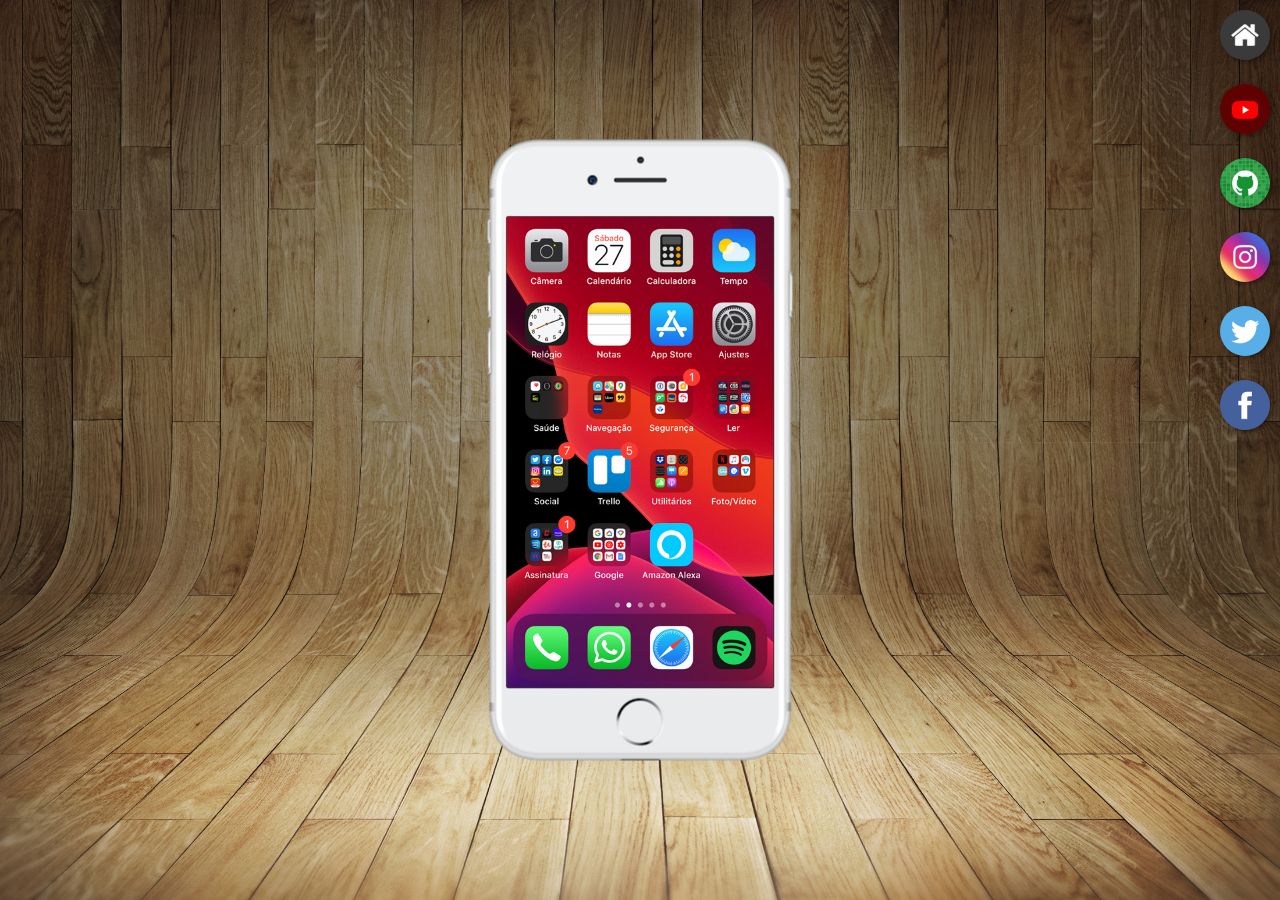
<file: index.html>
<!DOCTYPE html>
<html lang="en">
<head>
    <meta charset="UTF-8">
    <meta name="viewport" content="width=device-width, initial-scale=1.0">
    <link rel="shortcut icon" href="favicon.ico" type="image/x-icon">
    <link rel="stylesheet" href="estilos/style.css">
    <title>Porjeto Redes Sociais</title>
</head>
<body>
    <main>
        <section id="telefone">
            <iframe src="home.html" name="tela" id="tela" frameborder="0">
                Seu navegador nao e compativel com isso
            </iframe>
        </section>
        <section id="redes-sociais">
            <a href="home.html" target="tela"><img src="imagens/logo-home.jpg" alt="home"></a><br>
            <a href="youtube.html" target="tela"><img src="imagens/logo-youtube.jpg" alt="youtube"></a><br>
            <a href="github.html" target="tela"><img src="imagens/logo-github.jpg" alt="github"></a><br>
            <a href="instagram.html" target="tela"><img src="imagens/logo-instagram.jpg" alt="instagram"></a><br>
            <a href="twitter.html" target="tela"><img src="imagens/logo-twitter.jpg" alt="twitter"></a><br>
            <a href="facebook.html" target="tela"><img src="imagens/logo-facebook.jpg" alt="facebook"></a>
        </section>
    </main>
</body>
</html>
</file>
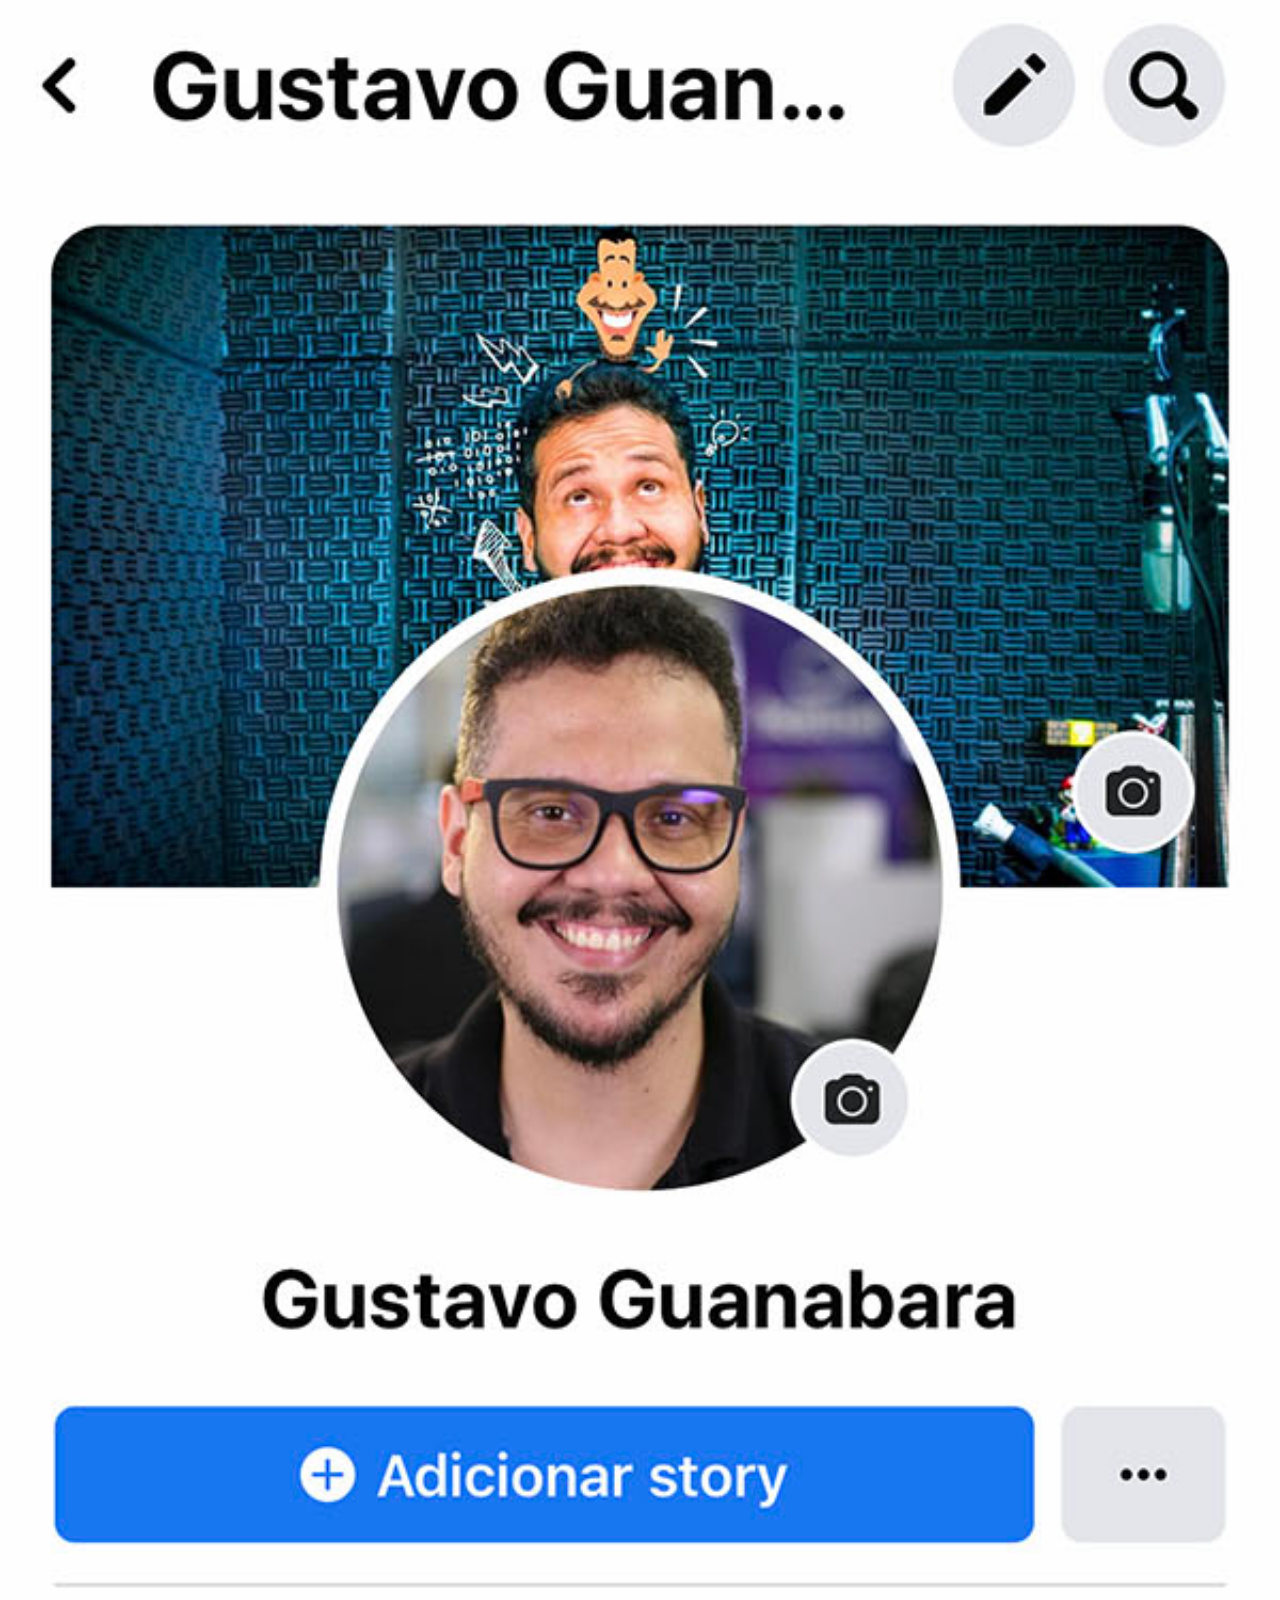
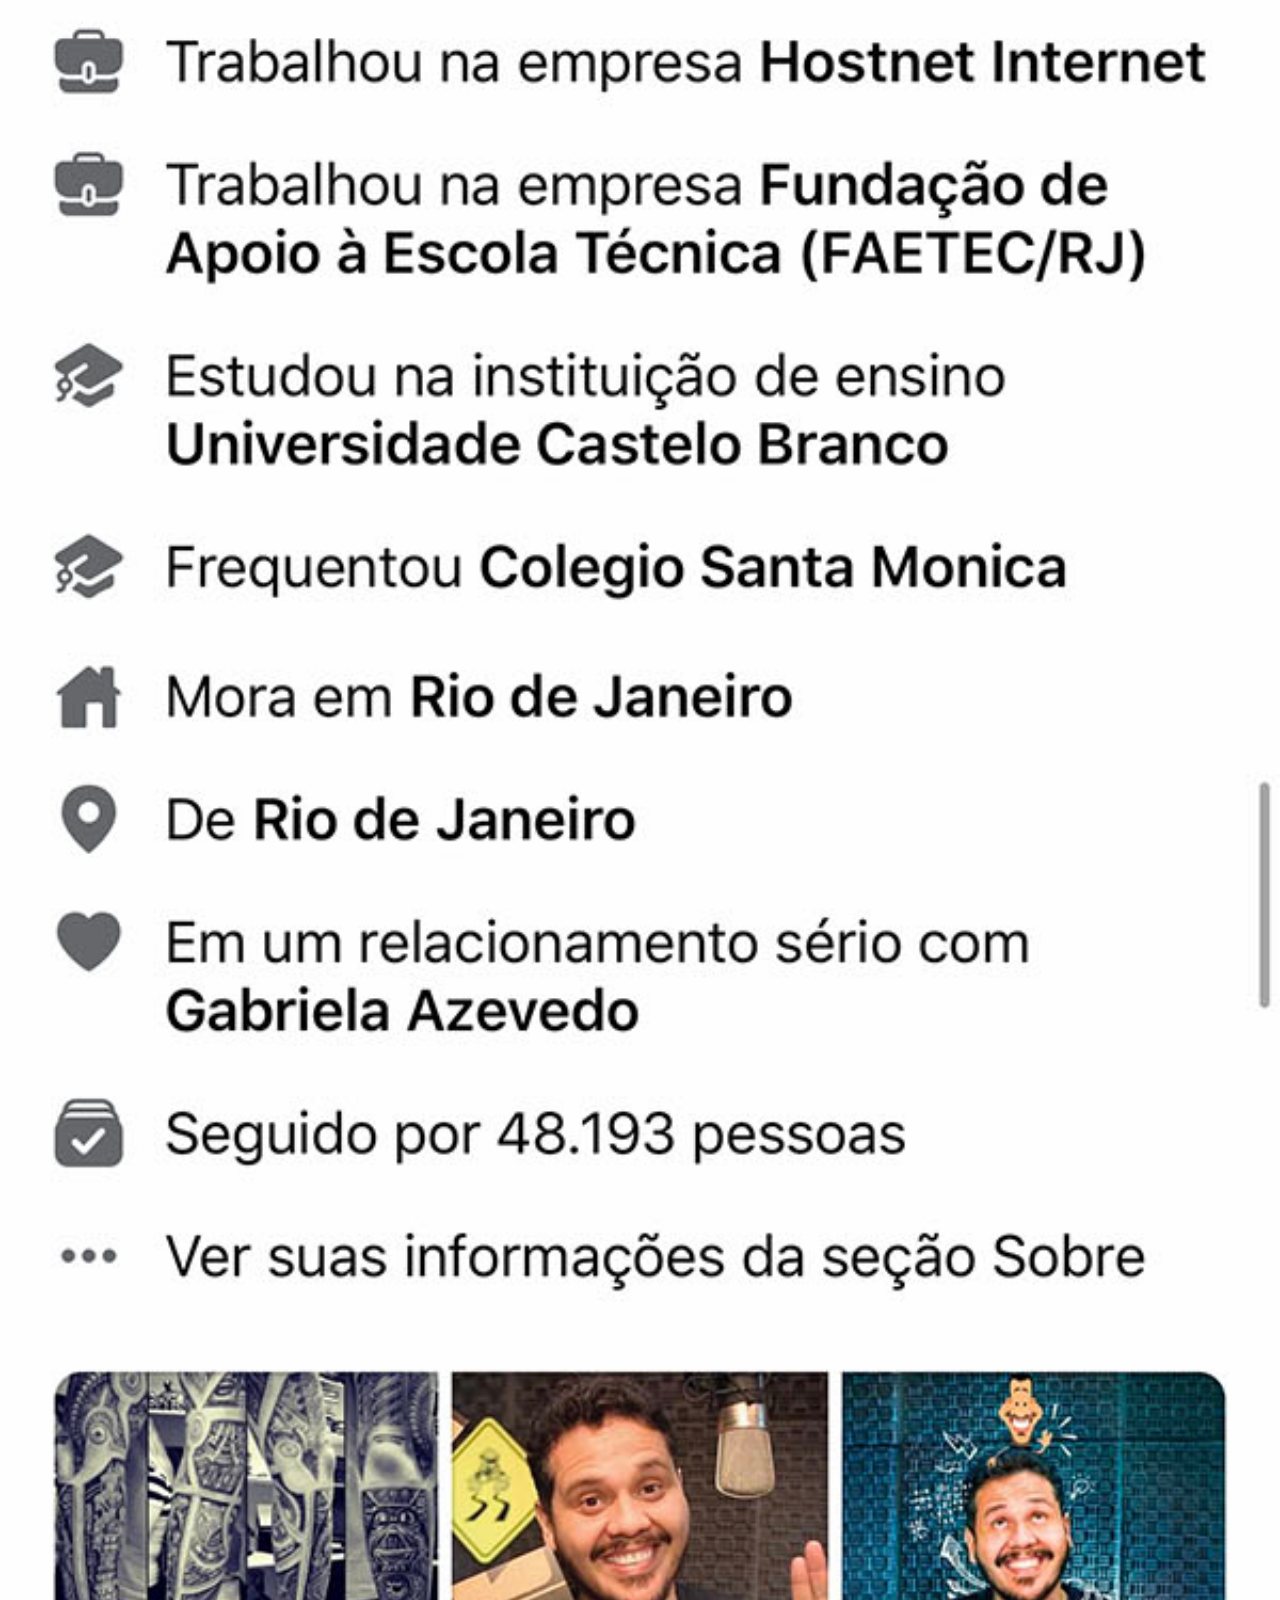
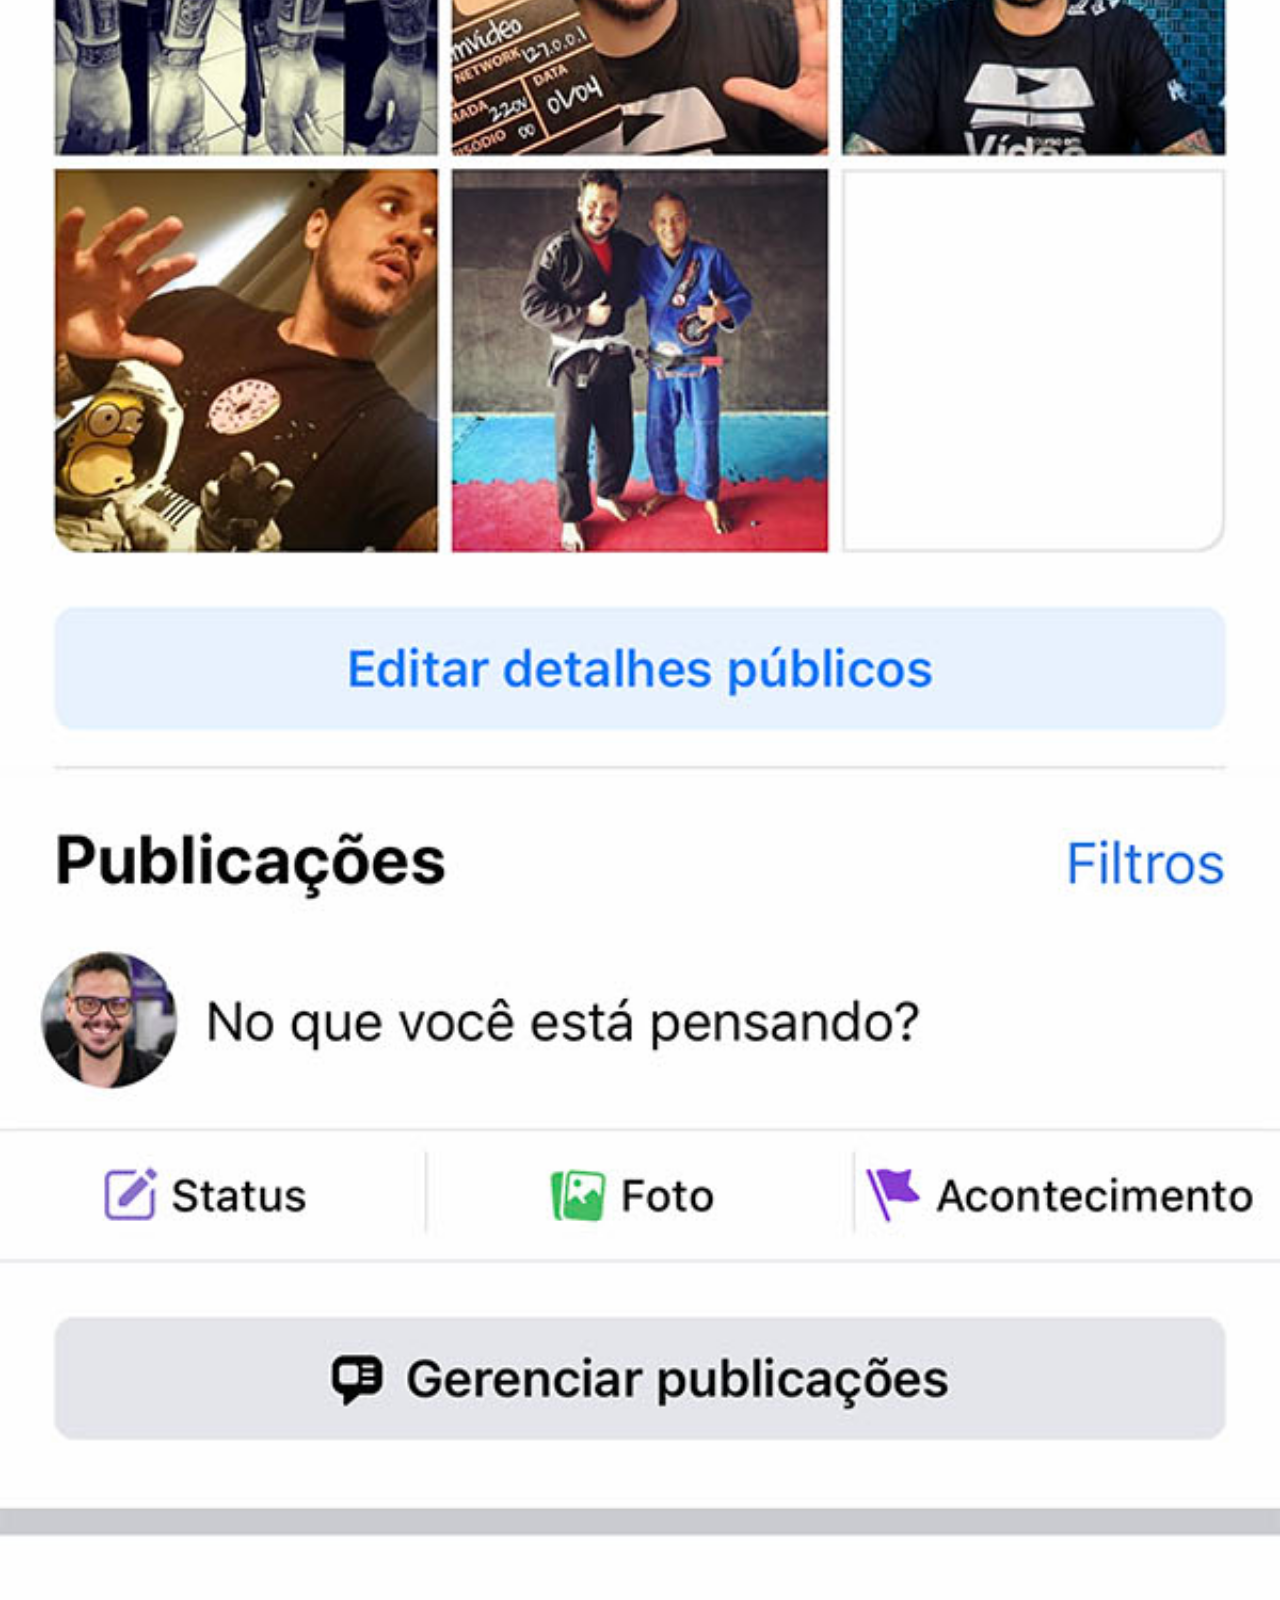
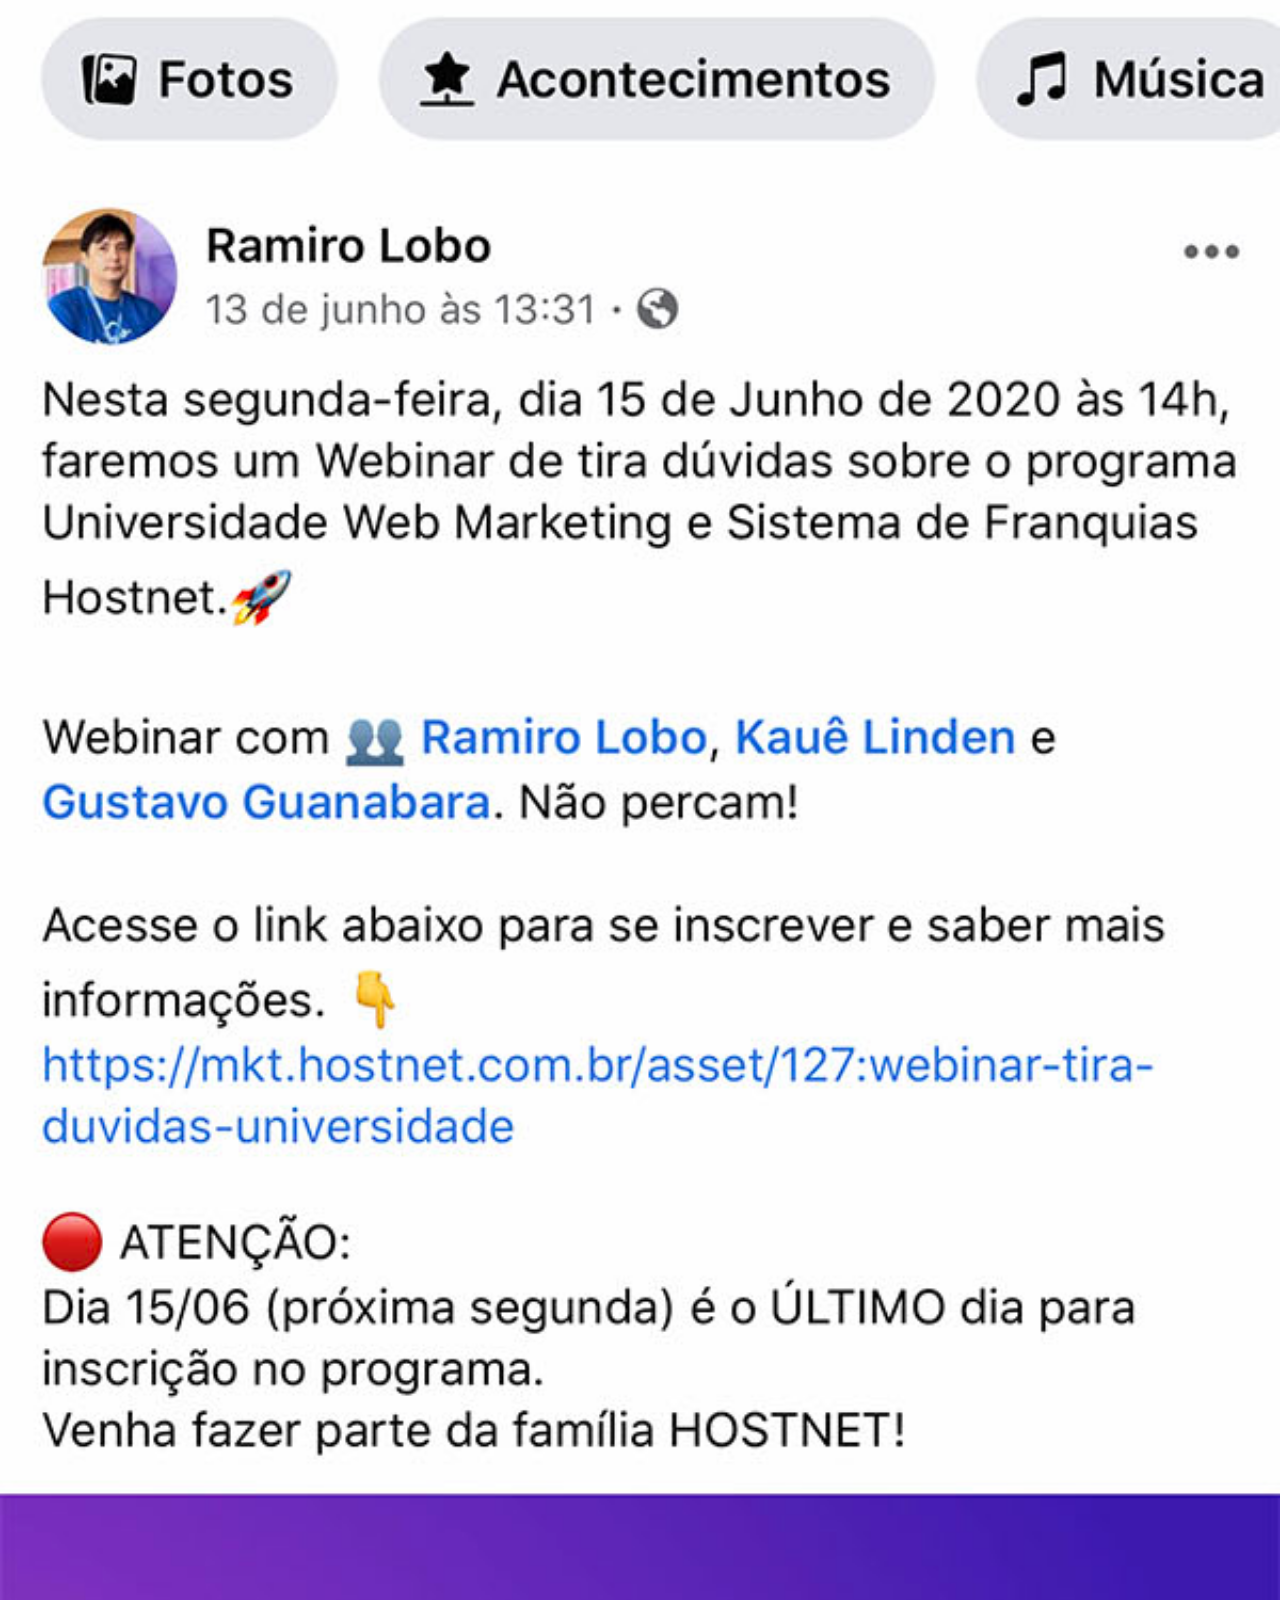
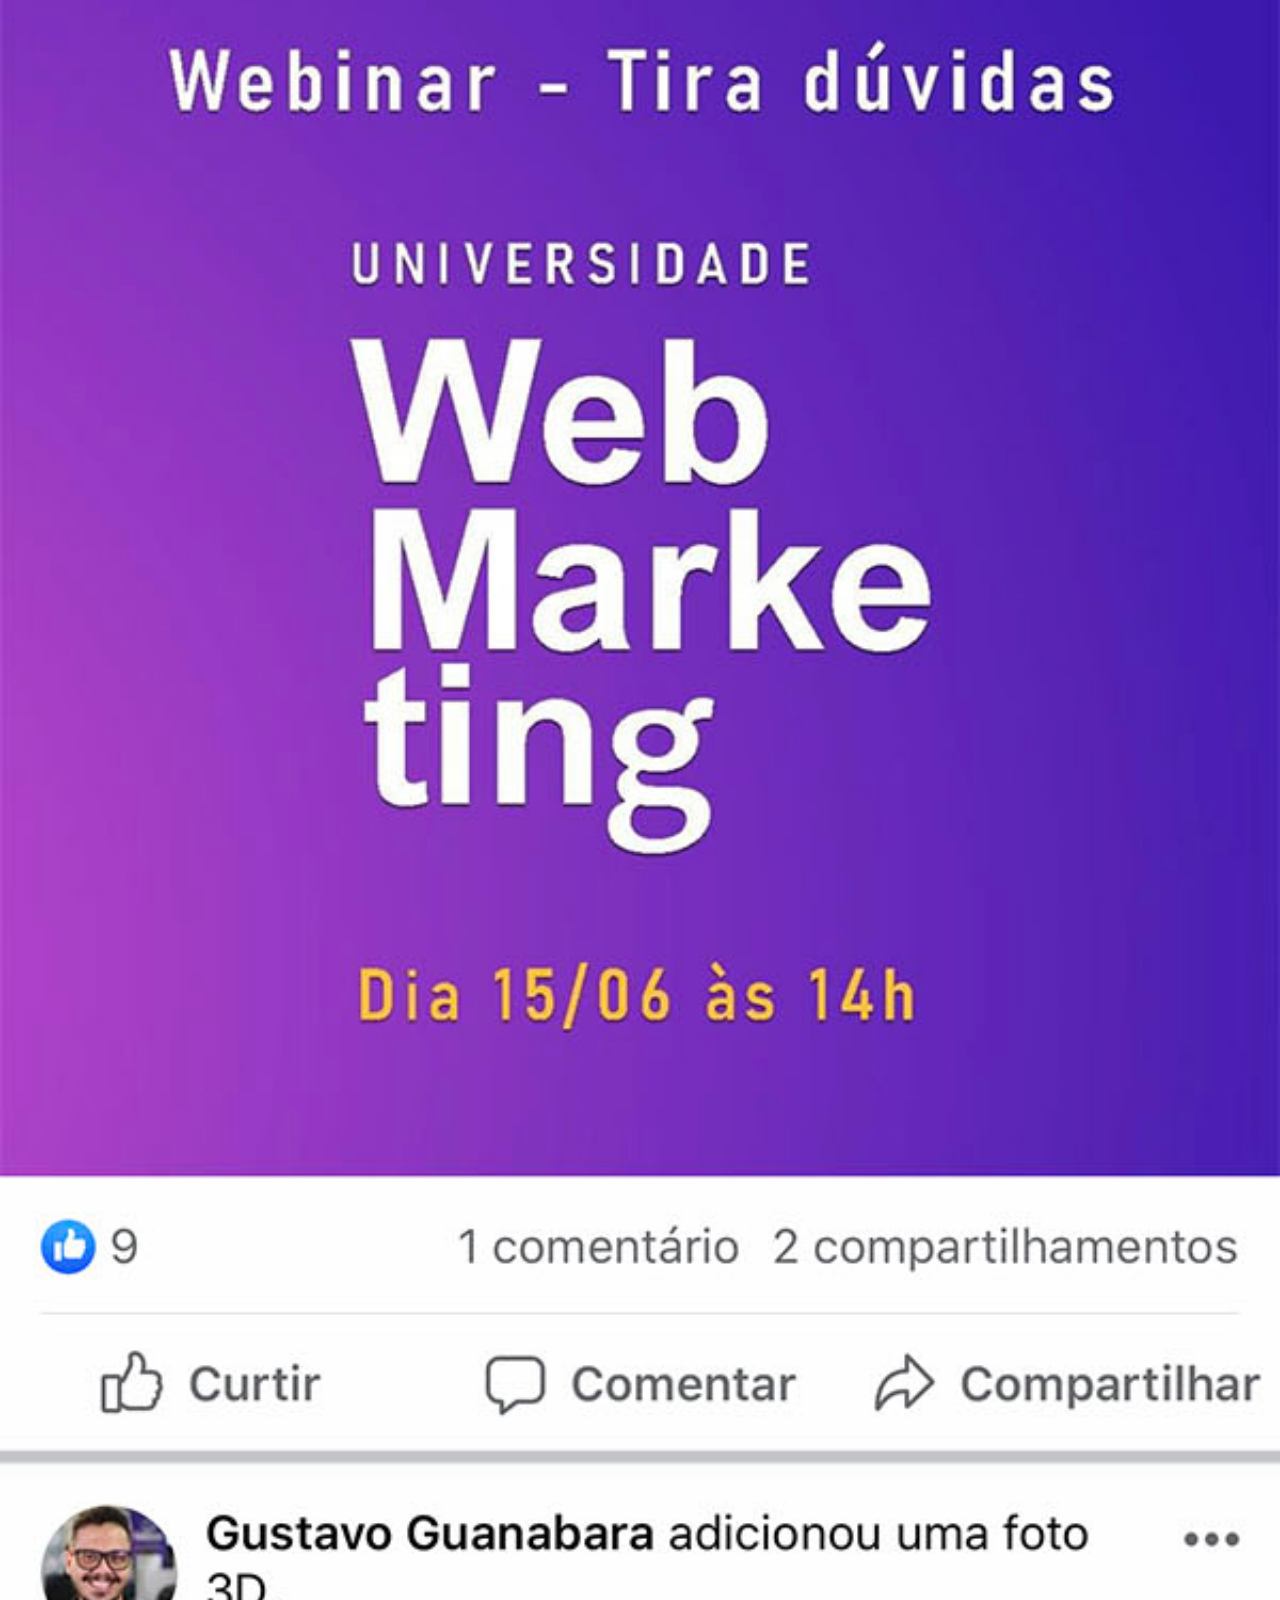
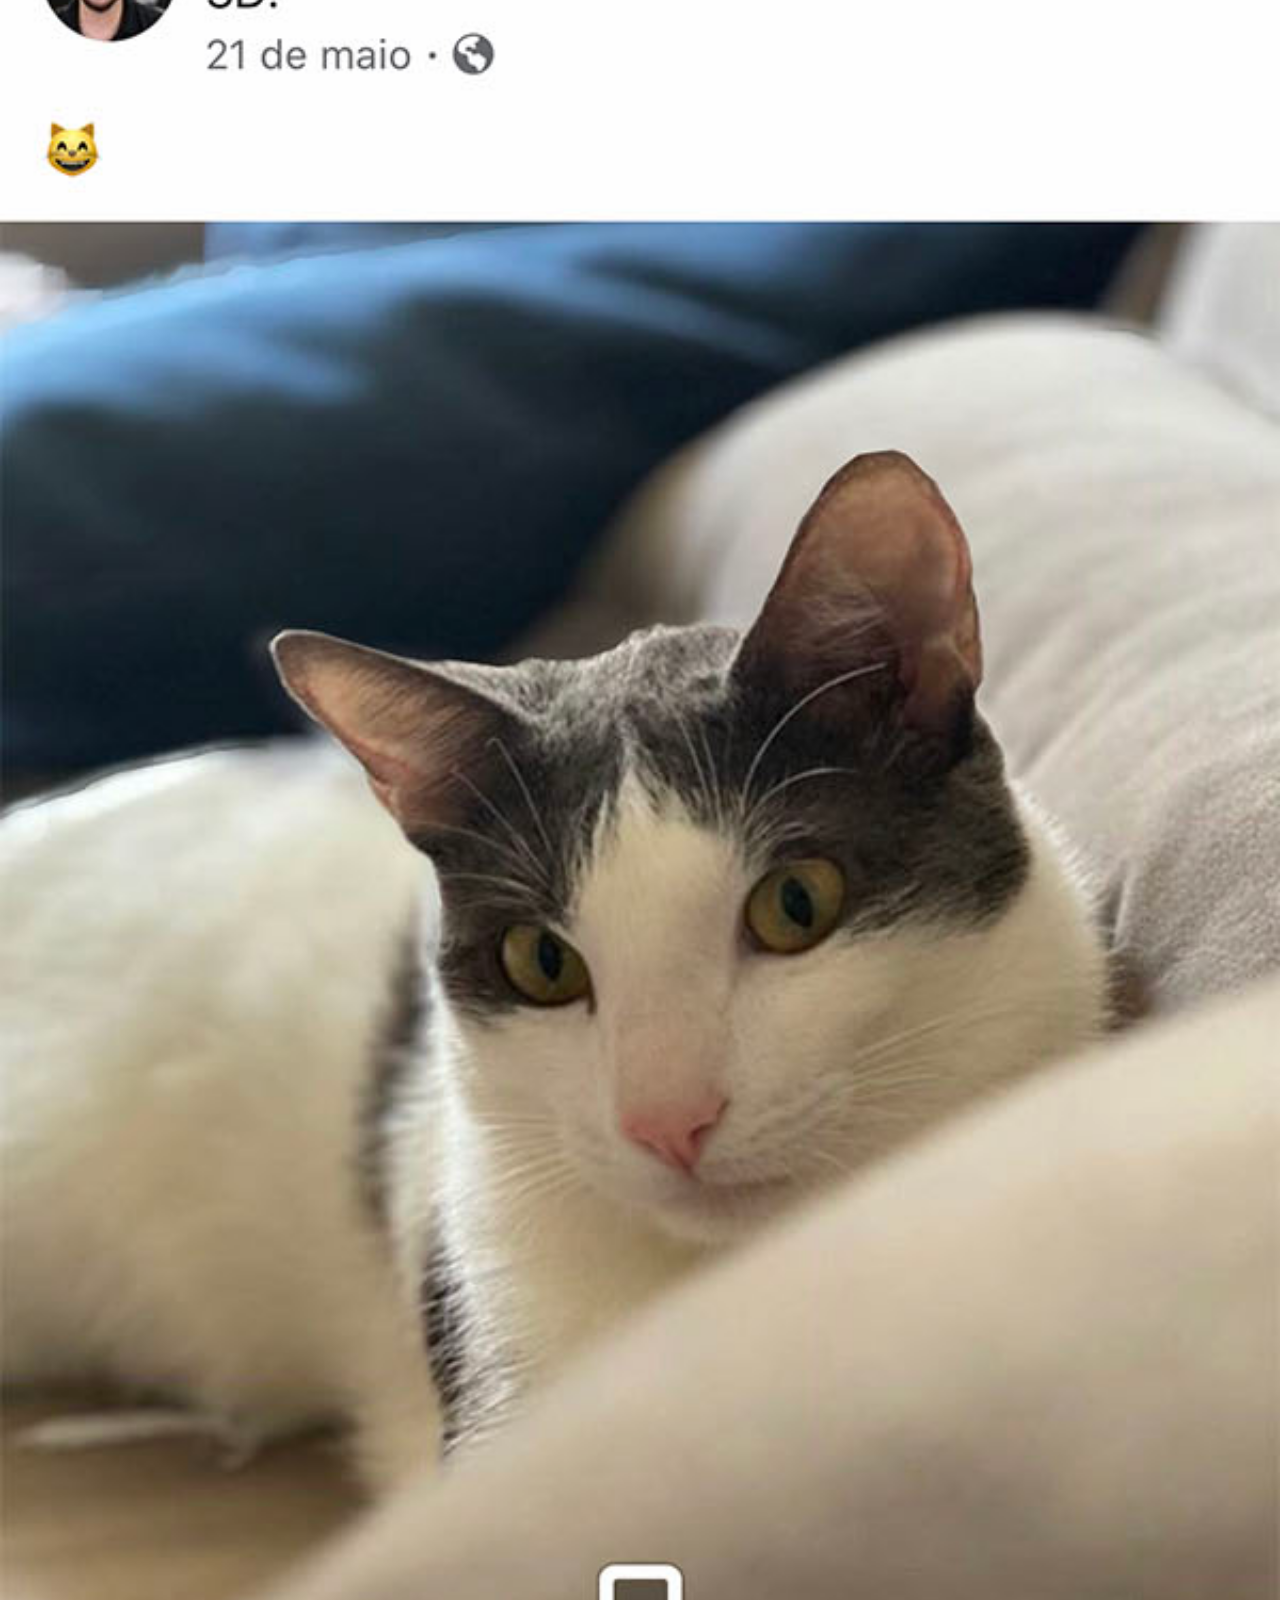
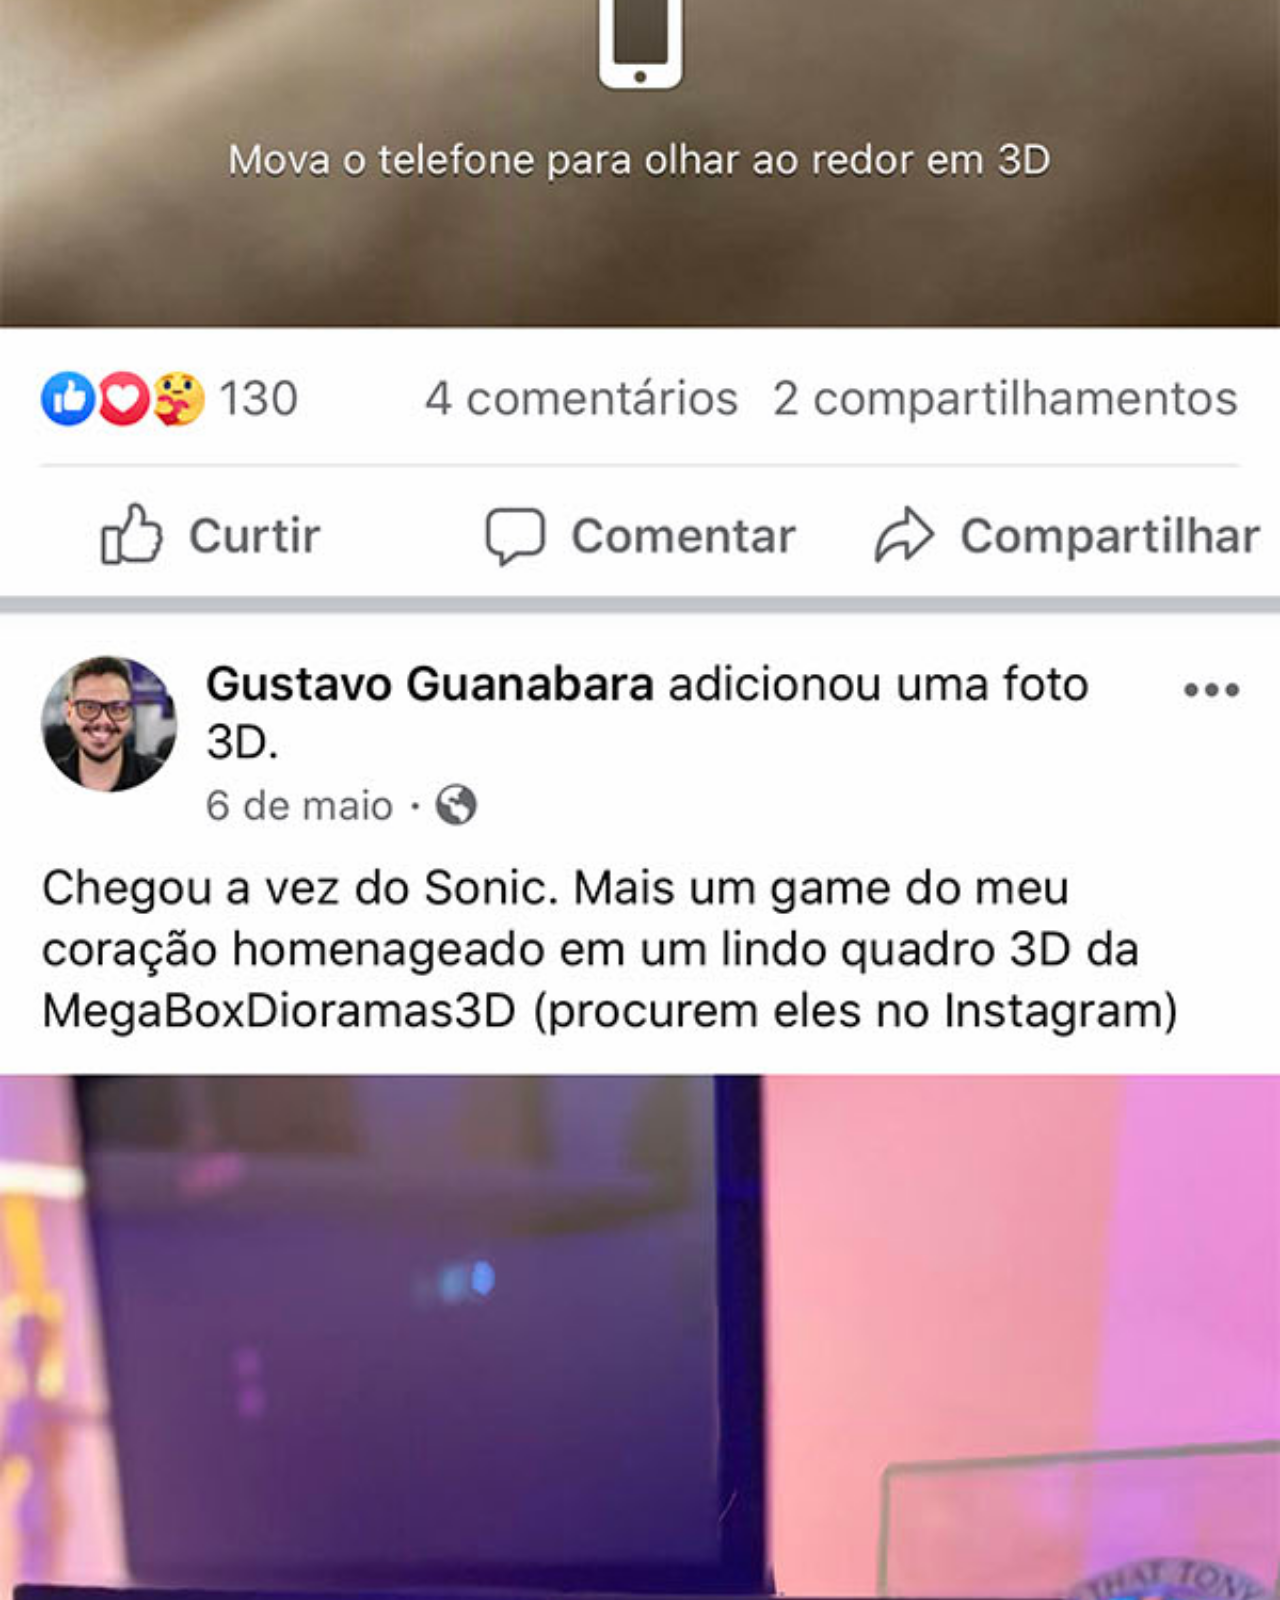
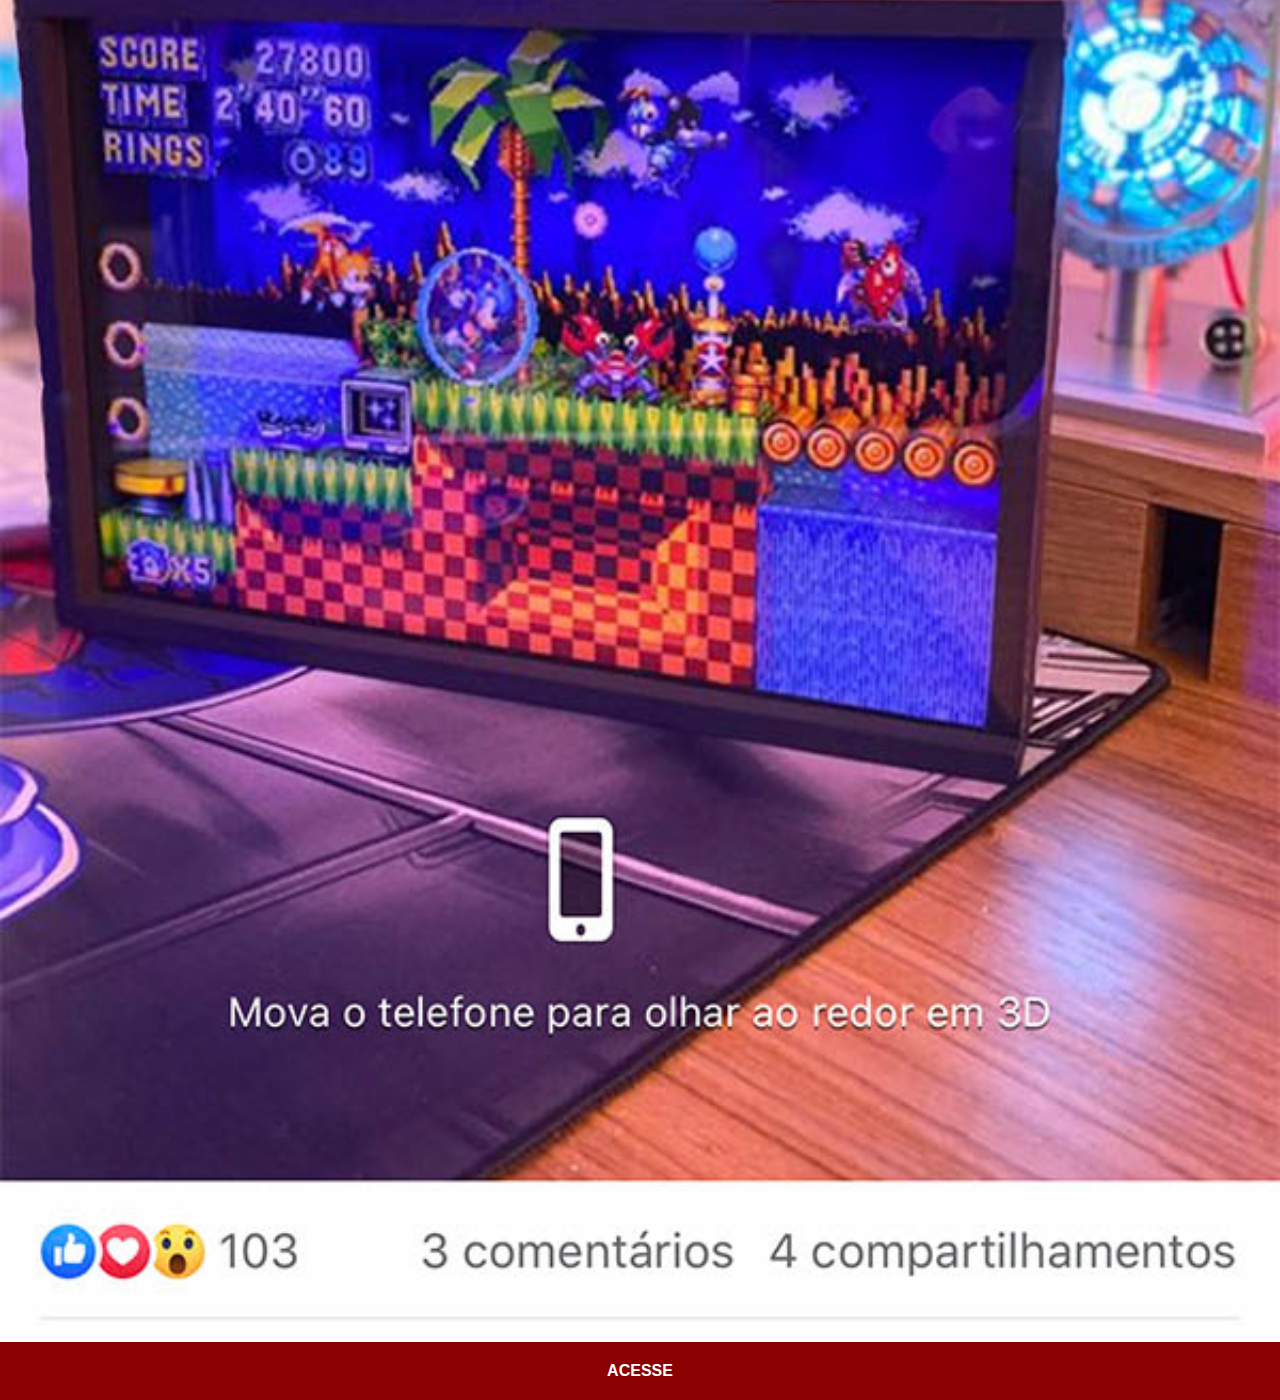
<file: facebook.html>
<!DOCTYPE html>
<html lang="pt-br">
<head>
    <meta charset="UTF-8">
    <meta name="viewport" content="width=device-width, initial-scale=1.0">
    <title>facebook</title>
    <link rel="stylesheet" href="estilos/social.css">
</head>
<body>
    <img src="imagens/tela-facebook.jpg" alt="facebook">
    <a href="https://facebook.com/" target="_blank">ACESSE</a>
</body>
</html>
</file>
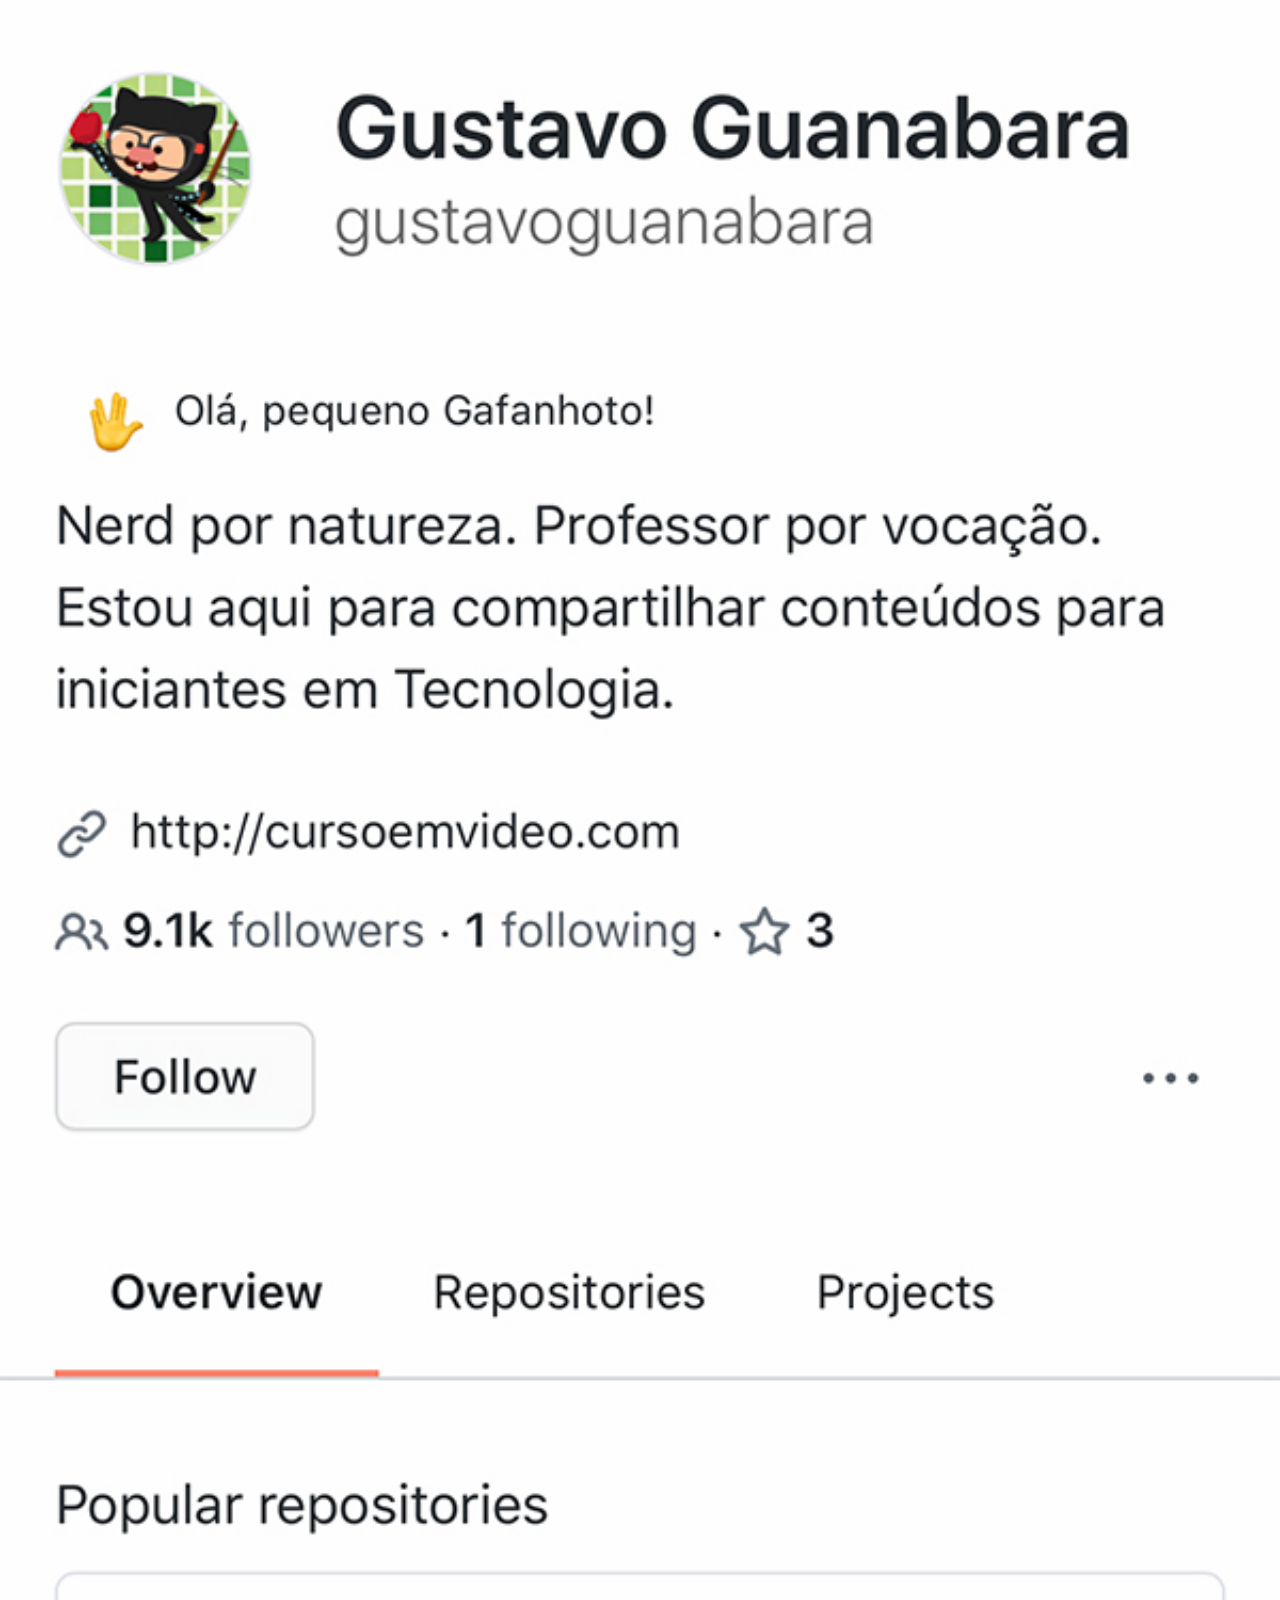
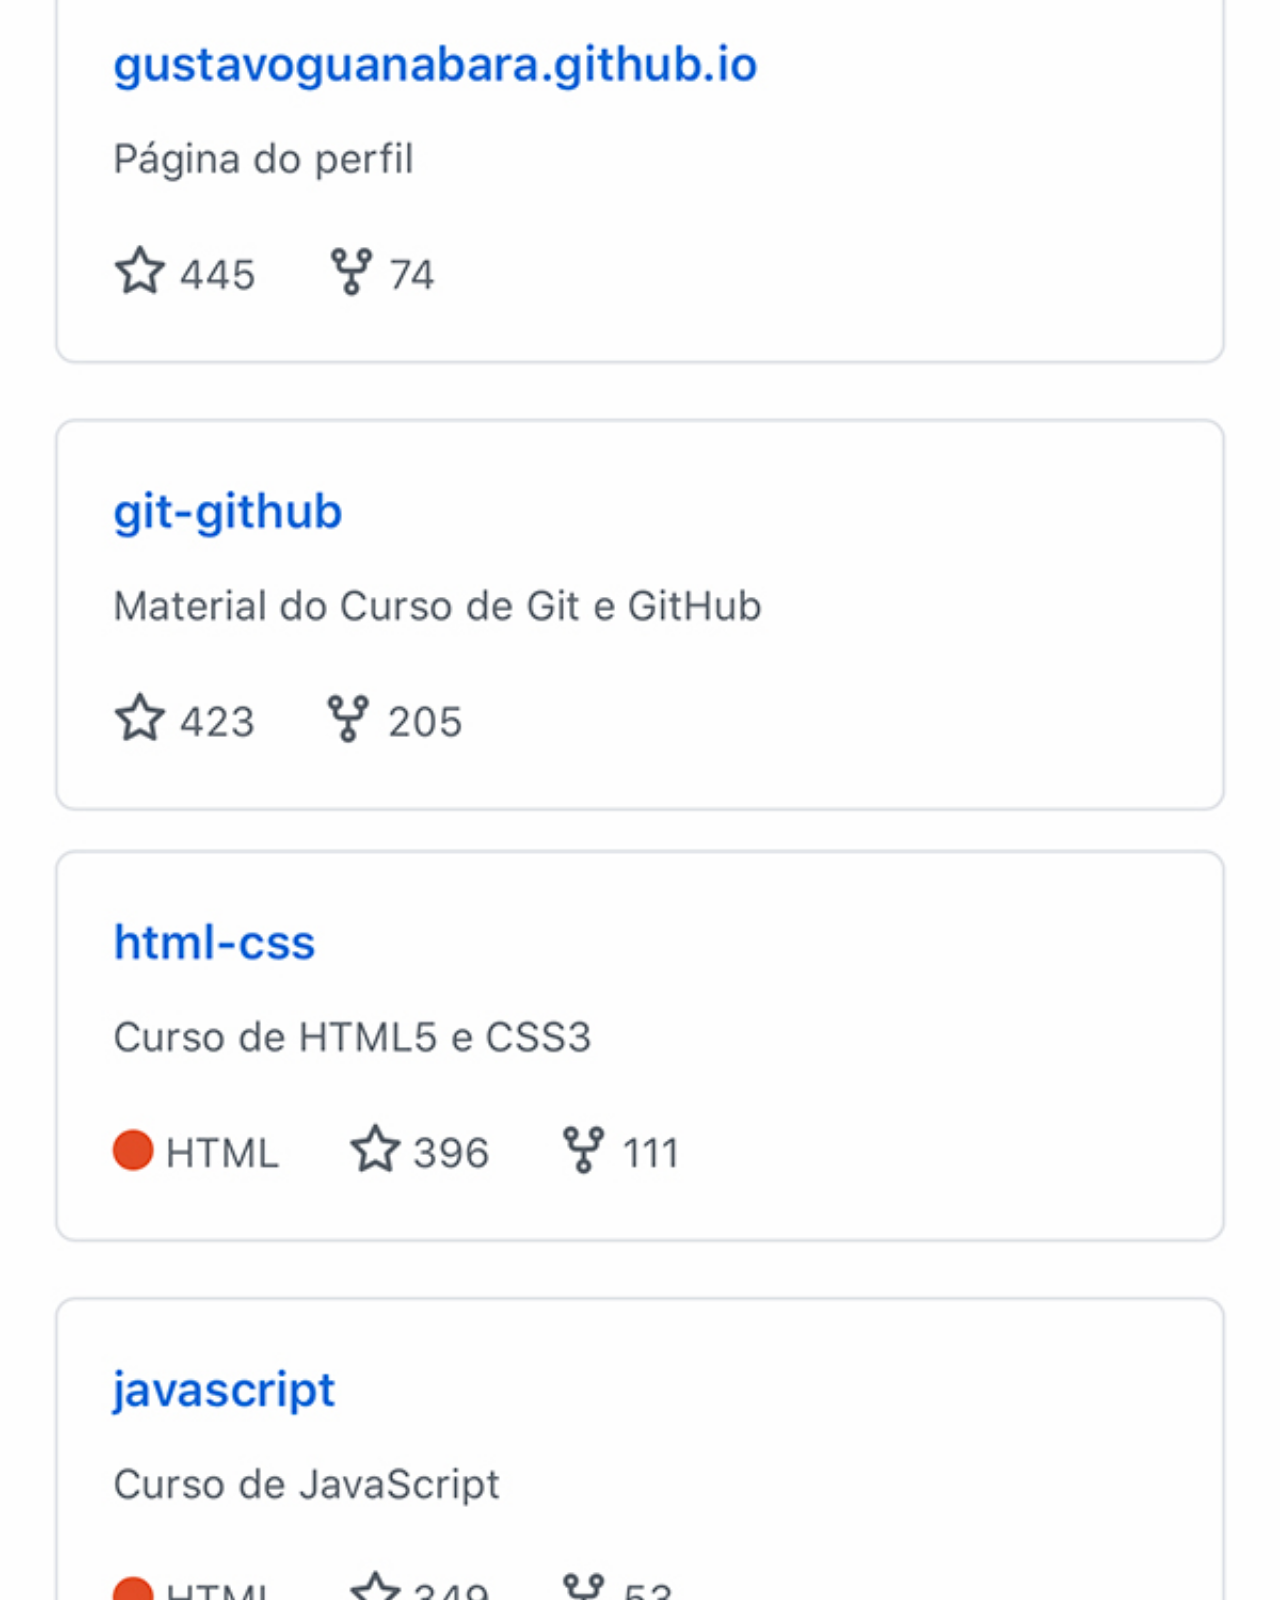
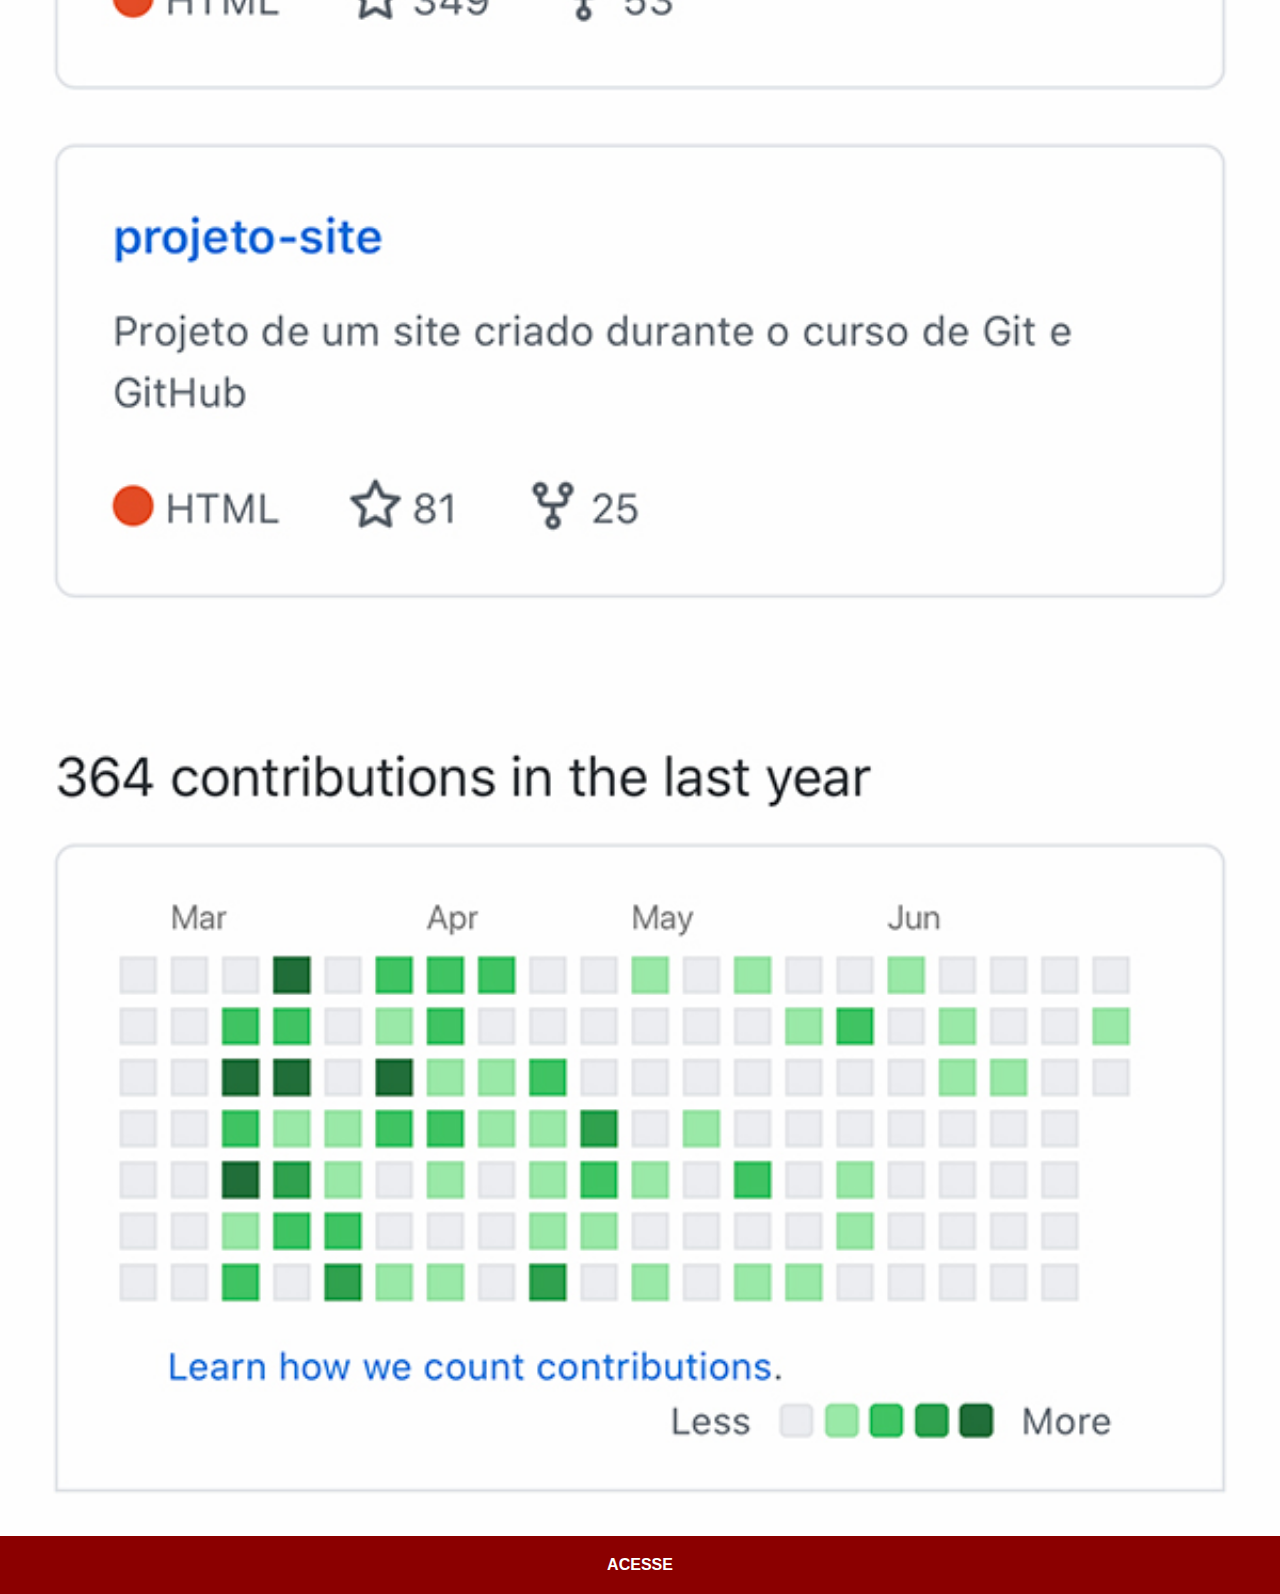
<file: github.html>
<!DOCTYPE html>
<html lang="bt-br">
<head>
    <meta charset="UTF-8">
    <meta name="viewport" content="width=device-width, initial-scale=1.0">
    <title>github</title>
    <link rel="stylesheet" href="estilos/social.css">
</head>
<body>
    <img src="imagens/tela-github.jpg" alt="github">
    <a href="https://github.com/gustavoguanabara/" target="_blank">ACESSE</a>
</body>
</html>
</file>
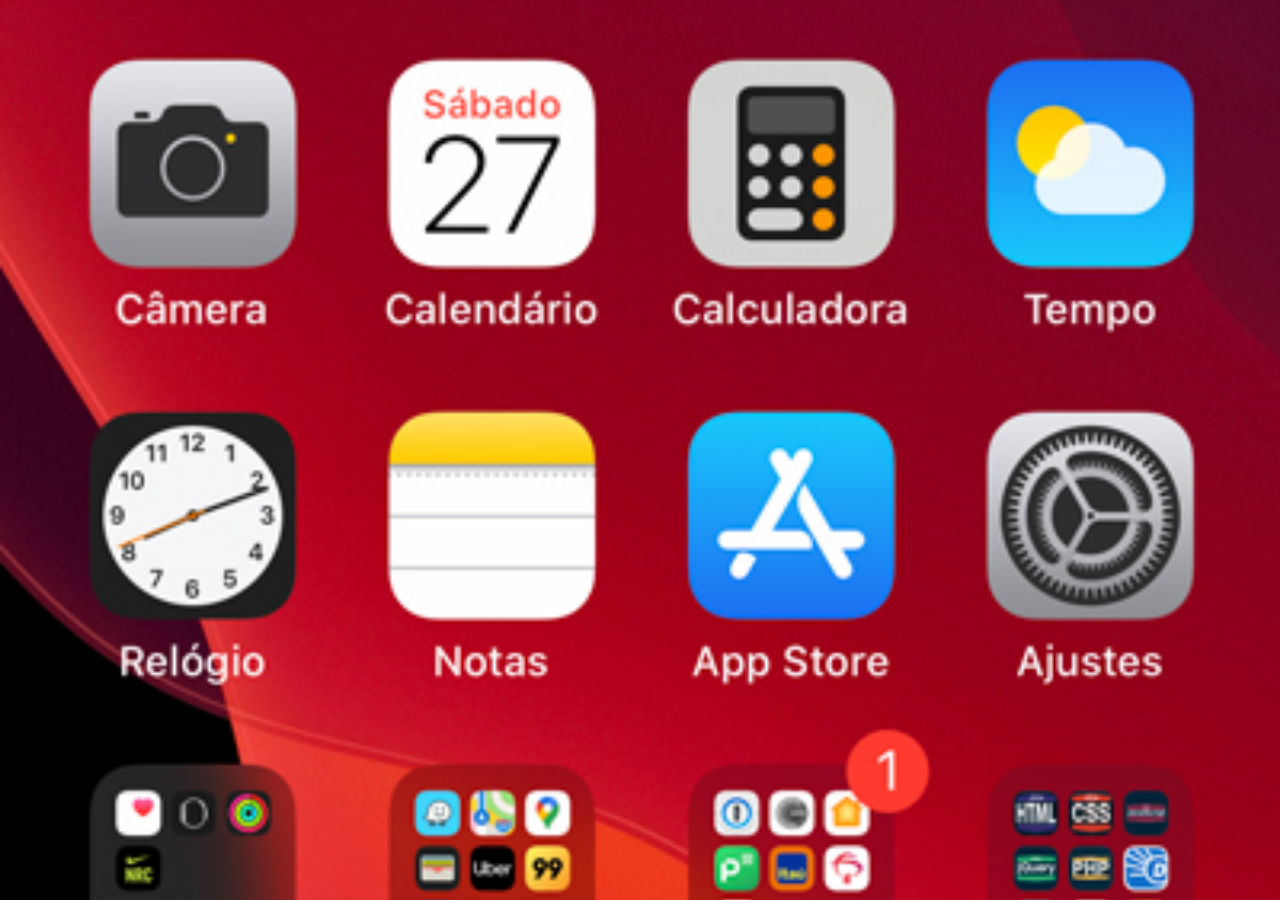
<file: home.html>
<!DOCTYPE html>
<html lang="pt-br">
<head>
    <meta charset="UTF-8">
    <meta name="viewport" content="width=device-width, initial-scale=1.0">
    <title>Home</title>
    <style>
        * {
            margin: 0px;
            padding: 0px;
        }

        body {
            width: 100vw;
            height: 100vh;
            background: black url("imagens/tela-home.jpg") no-repeat top center;
            background-size: cover;
        }
    </style>
</head>
<body>
    
</body>
</html>
</file>
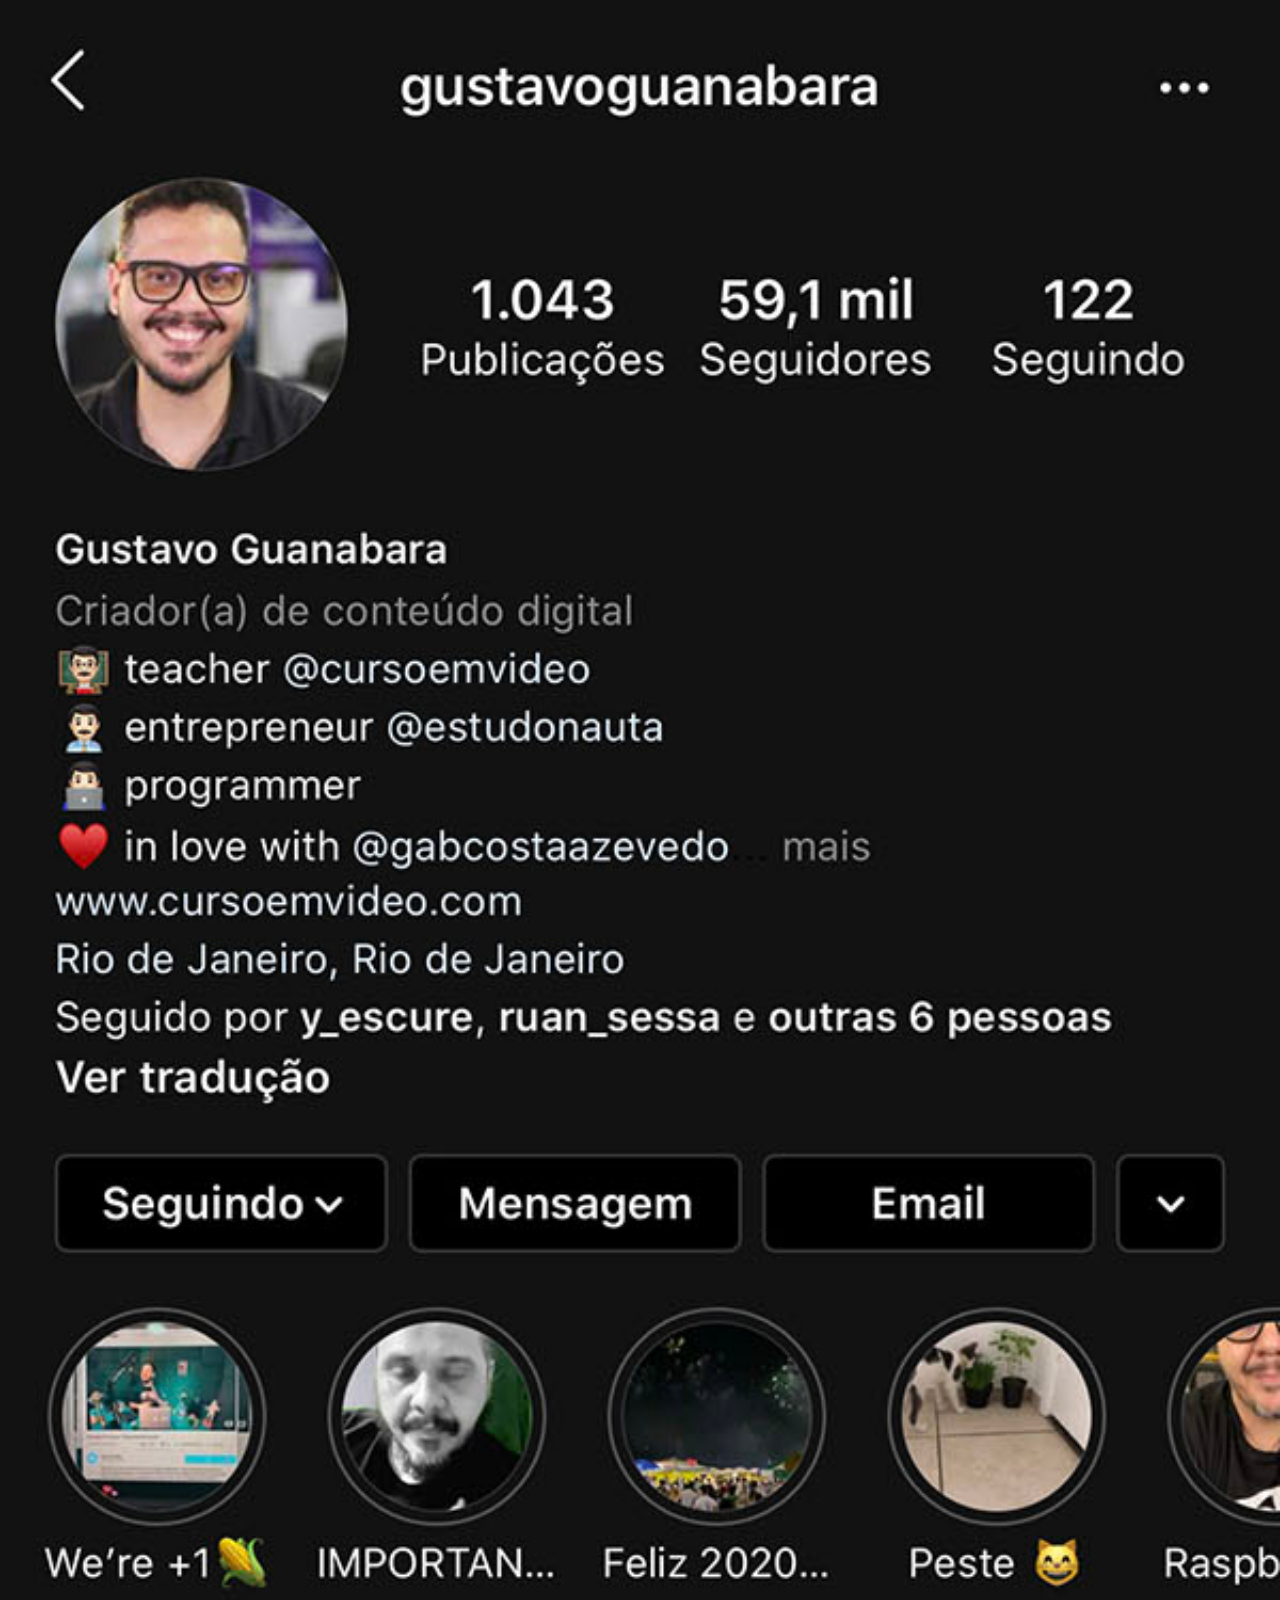
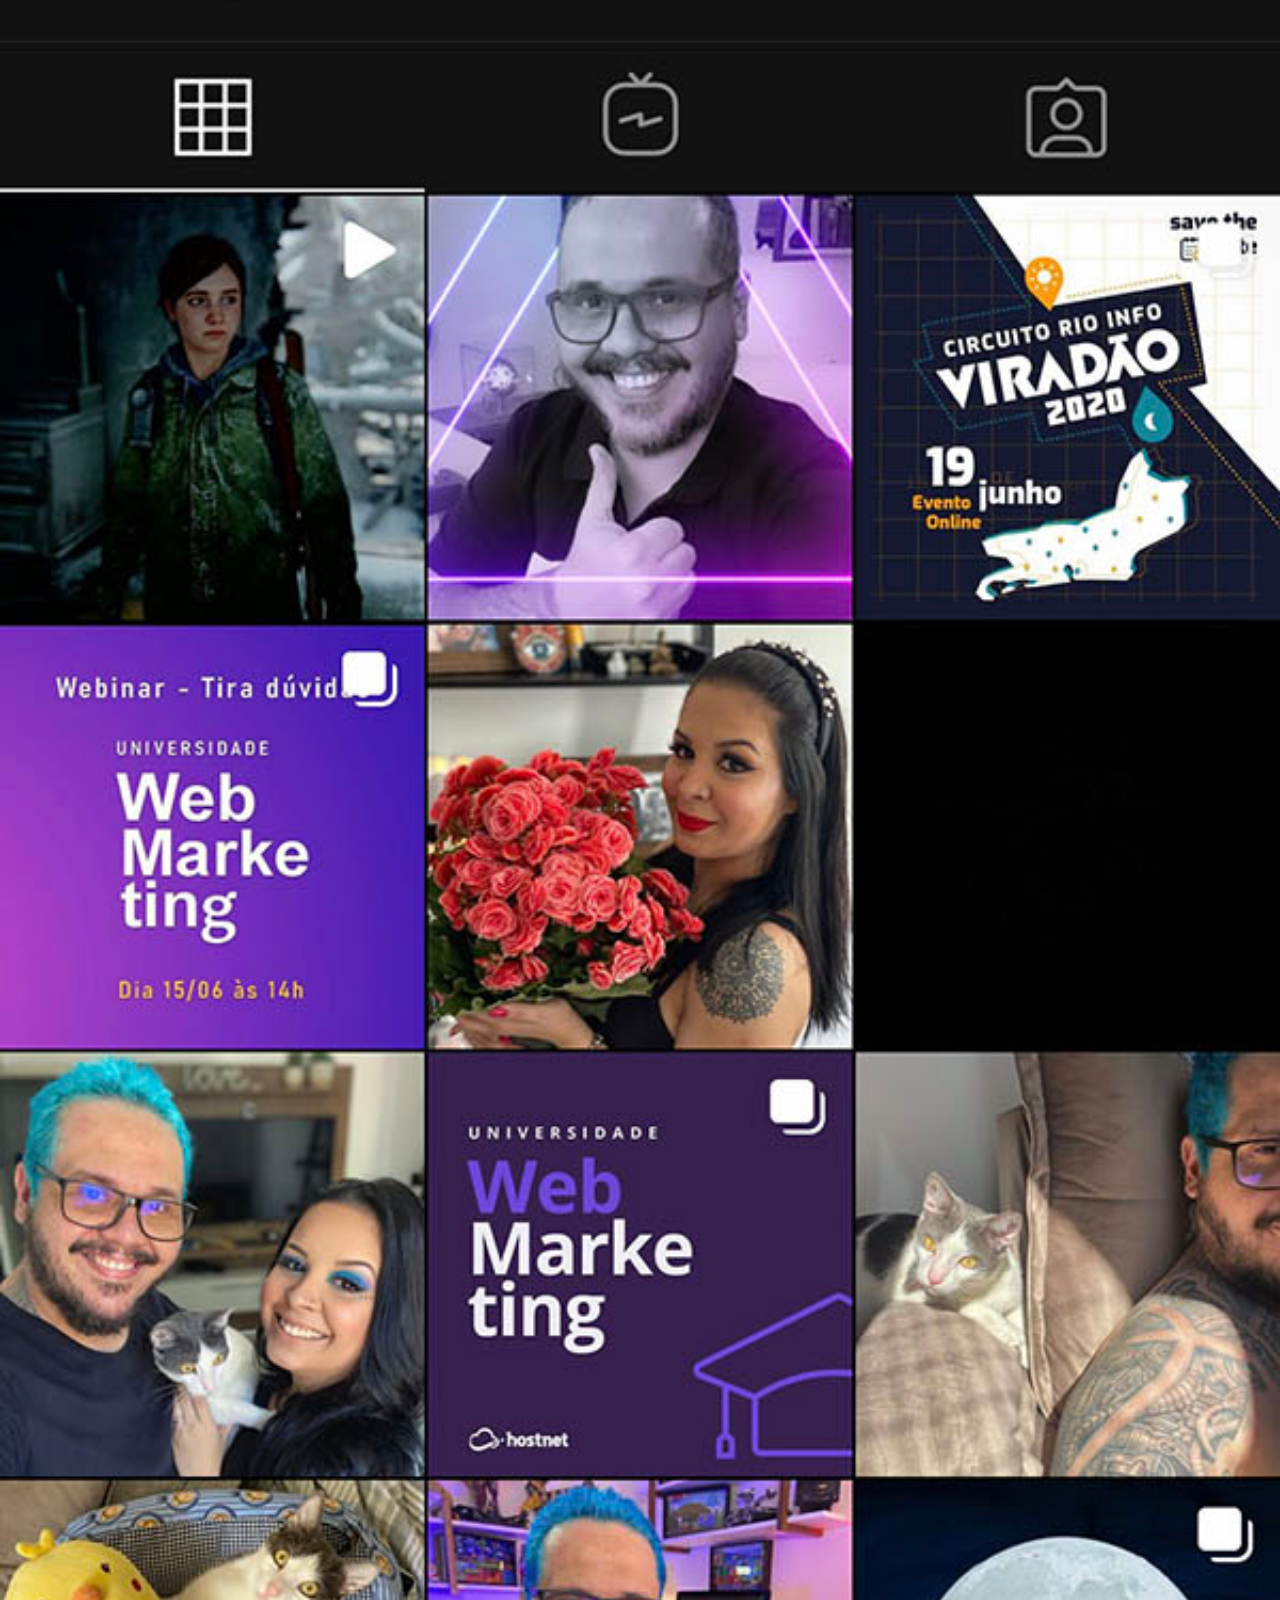
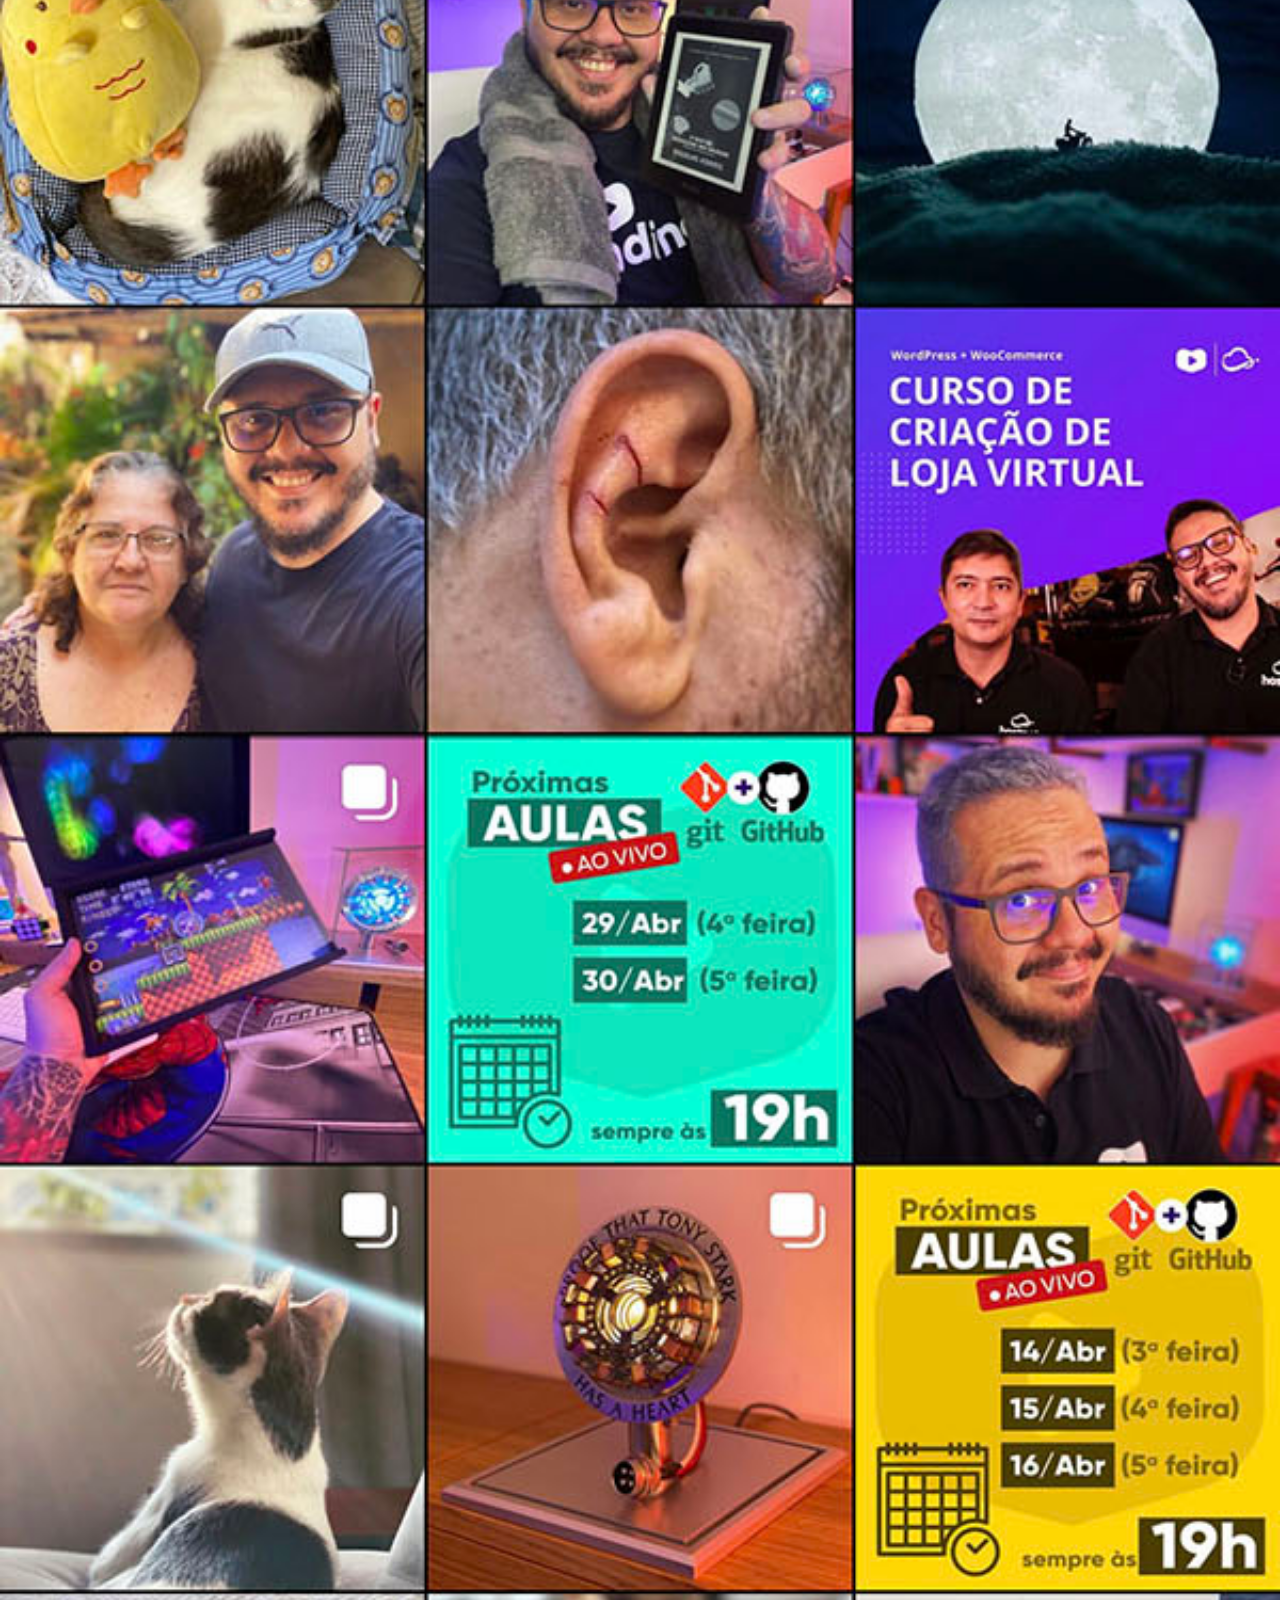
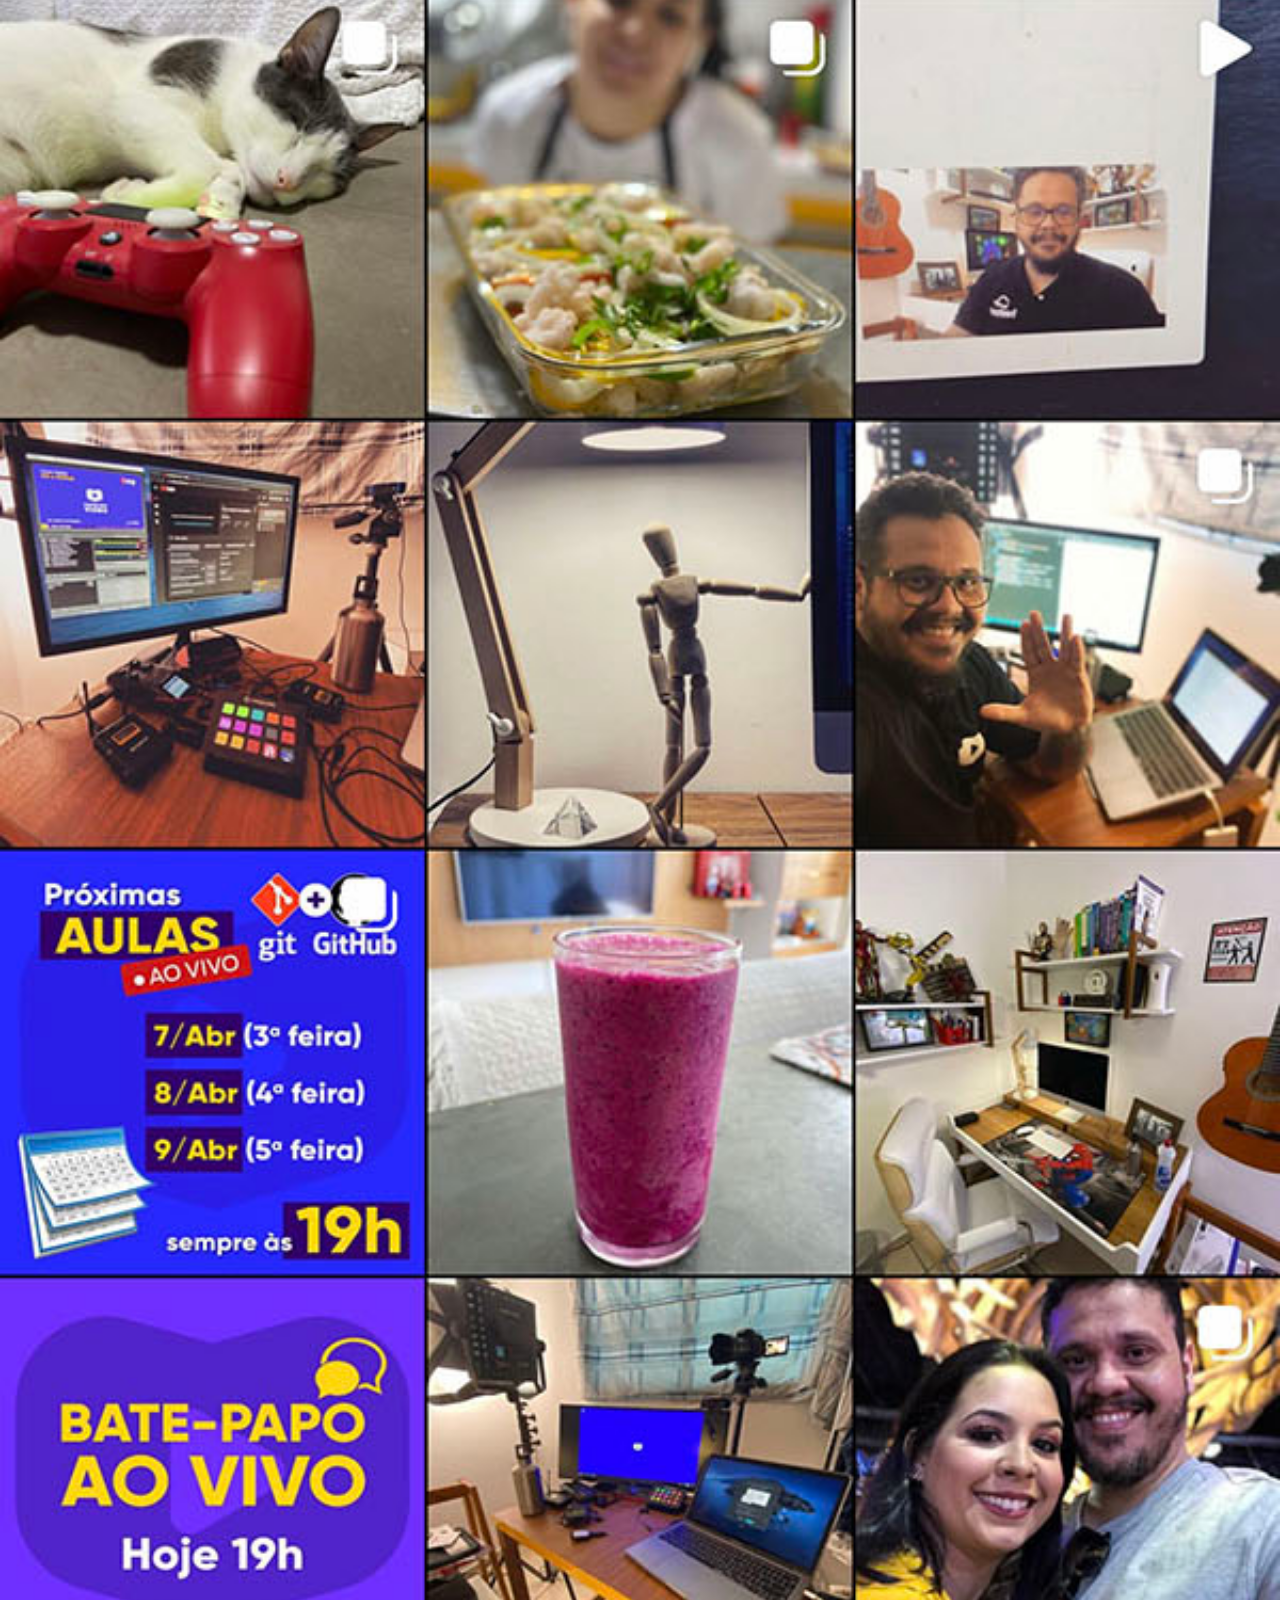
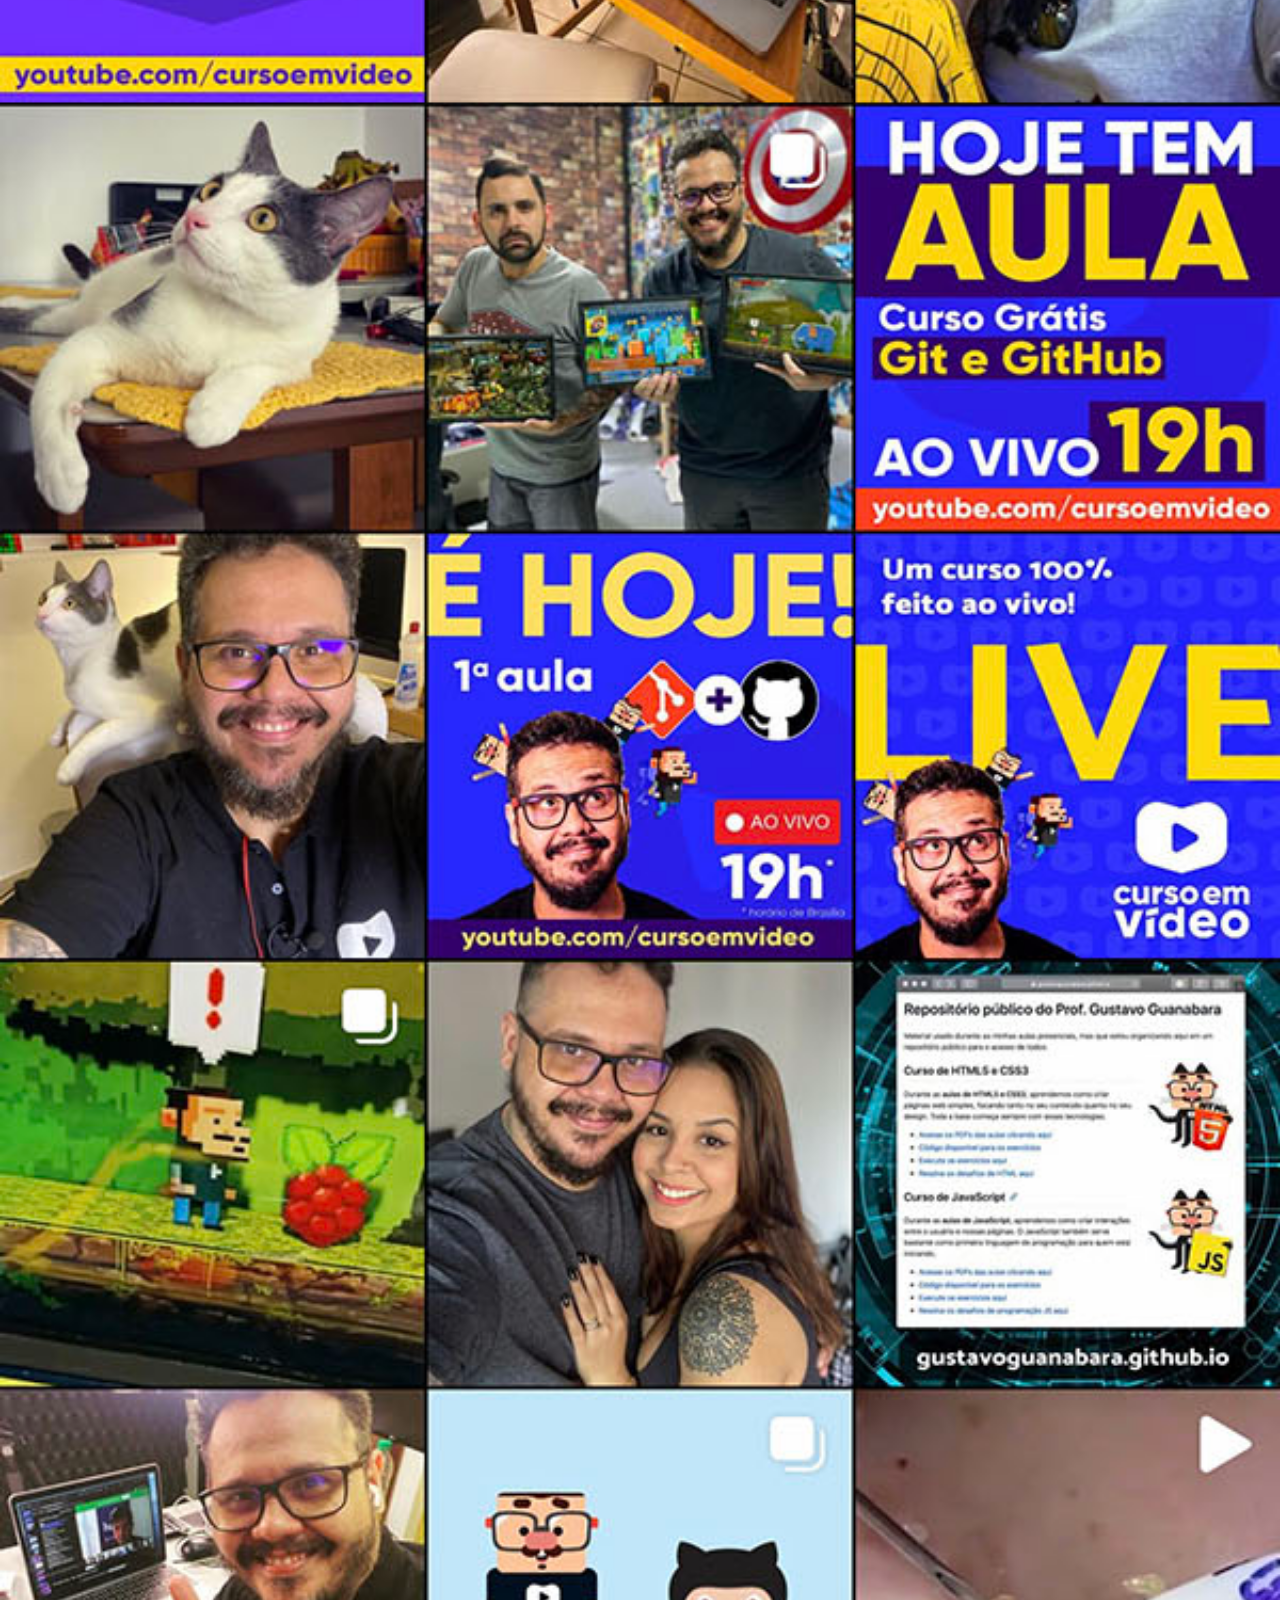
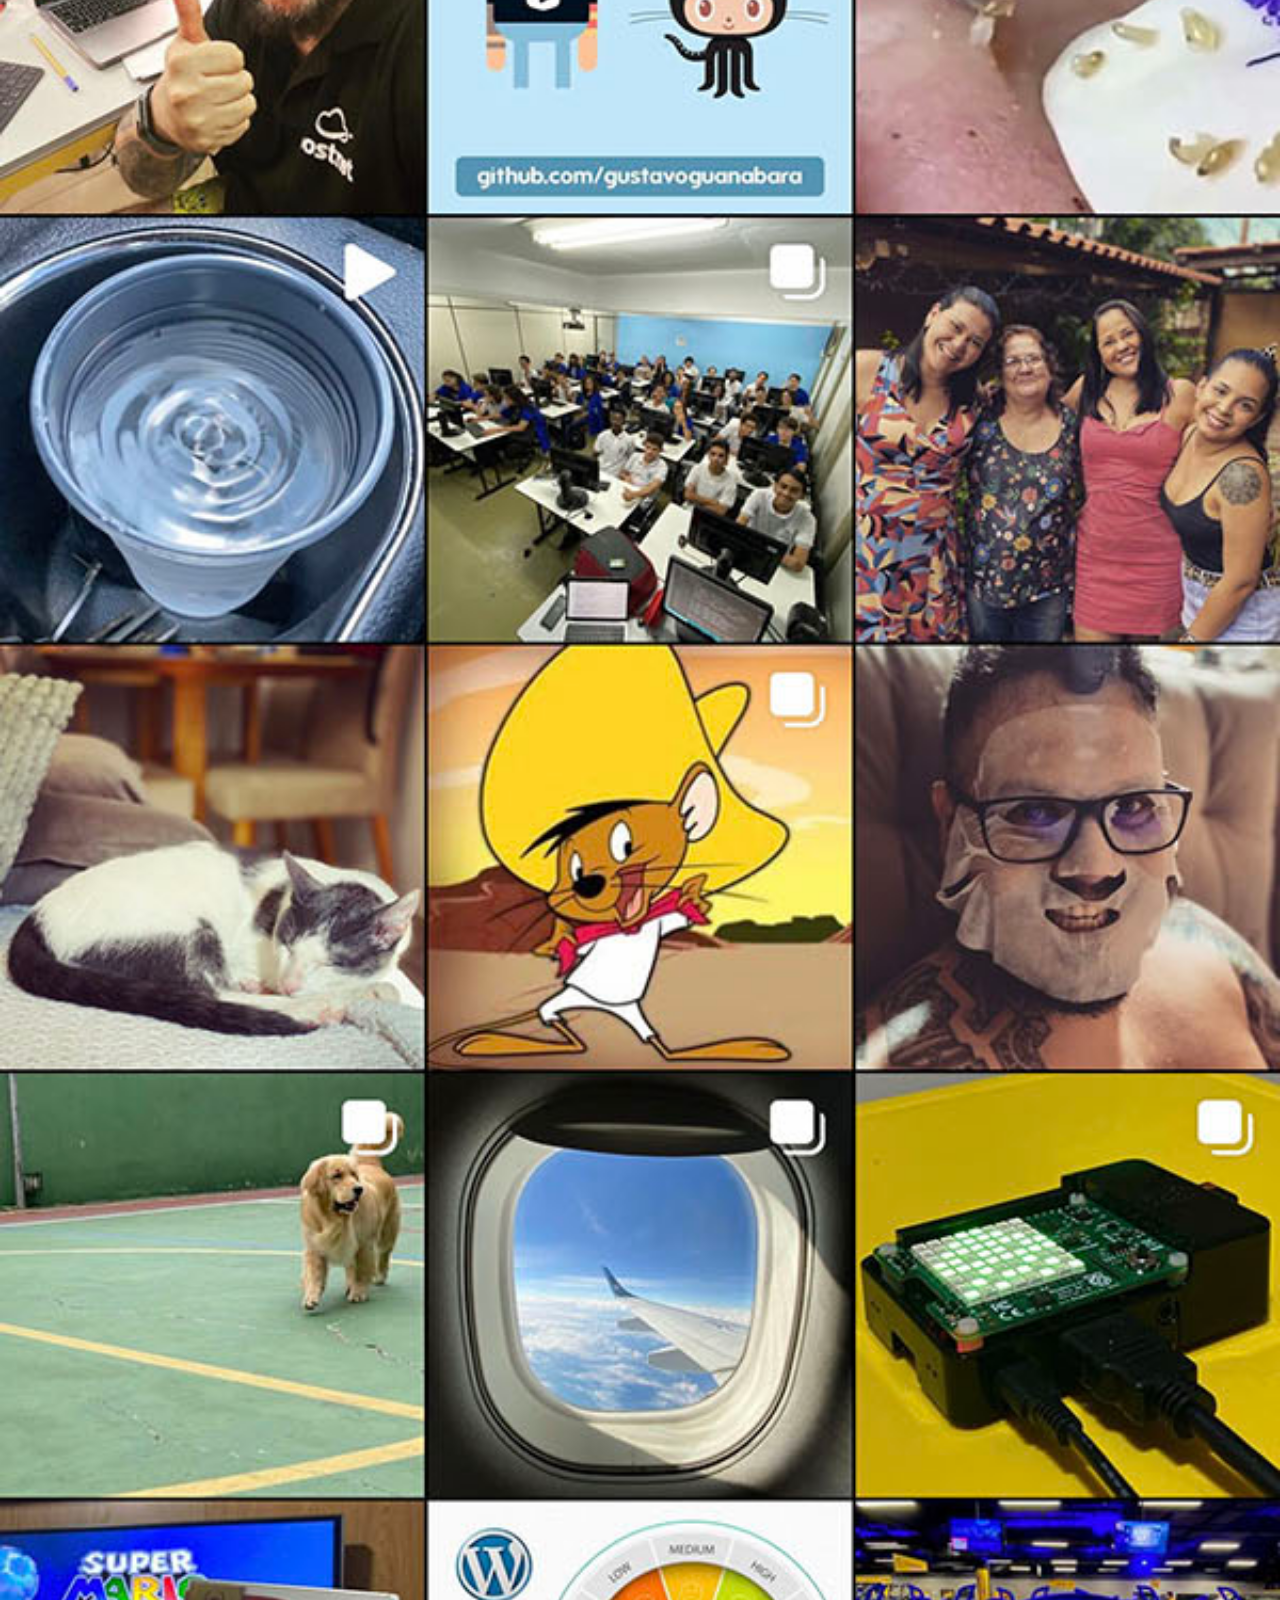
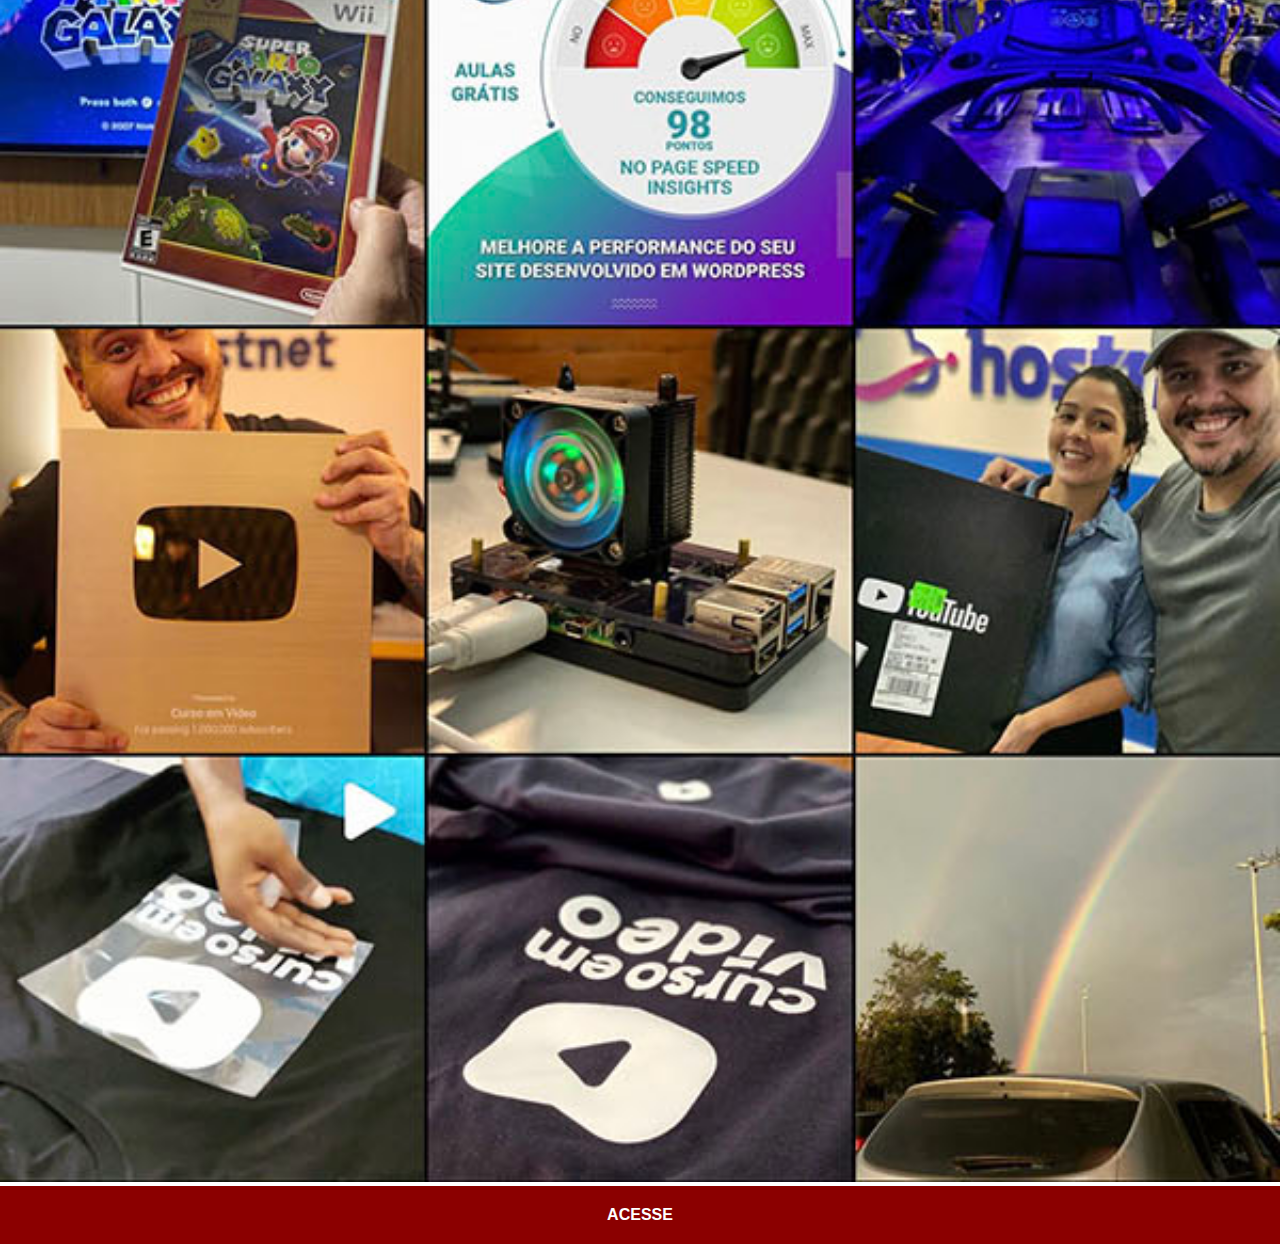
<file: instagram.html>
<!DOCTYPE html>
<html lang="pt-br">
<head>
    <meta charset="UTF-8">
    <meta name="viewport" content="width=device-width, initial-scale=1.0">
    <title>instagram</title>
    <link rel="stylesheet" href="estilos/social.css">
</head>
<body>
    <img src="imagens/tela-instagram.jpg" alt="instagram">
    <a href="https://www.instagram.com/gustavoguanabara/" target="_blank">ACESSE</a>
</body>
</html>
</file>
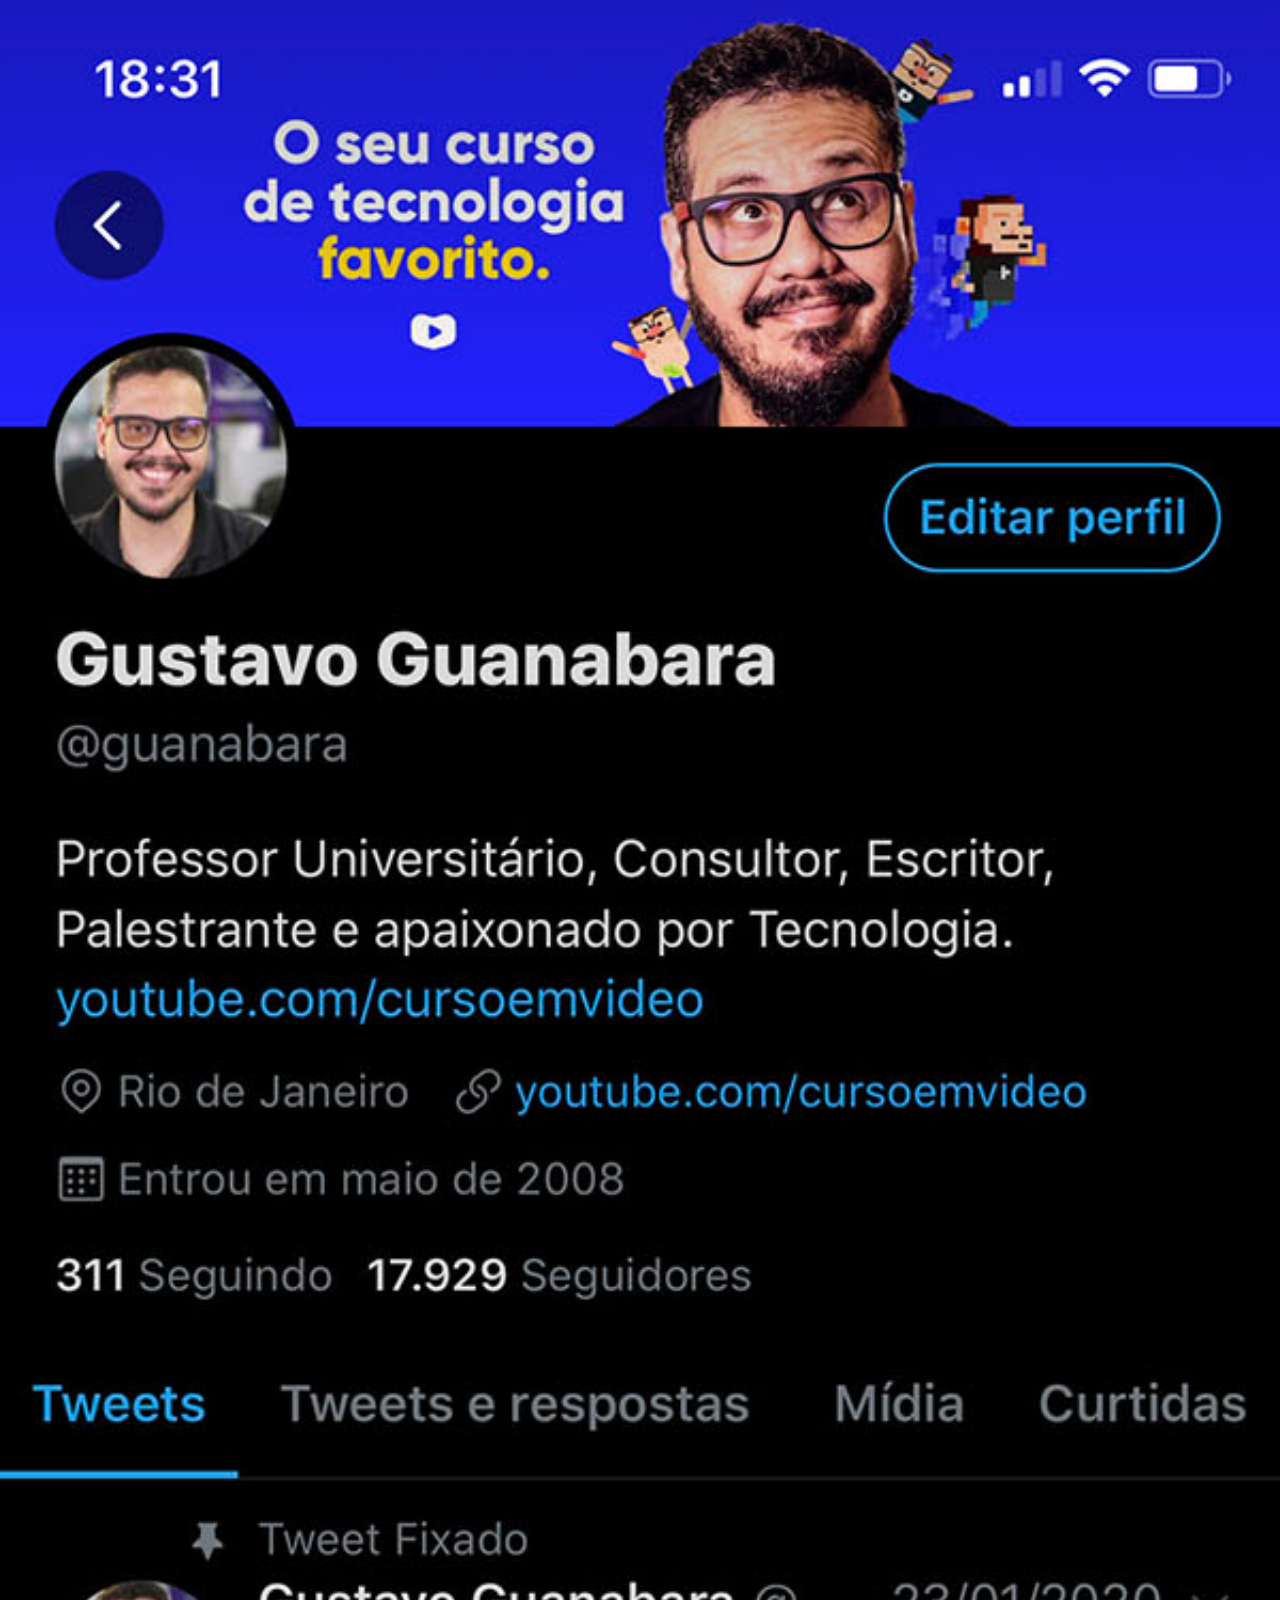
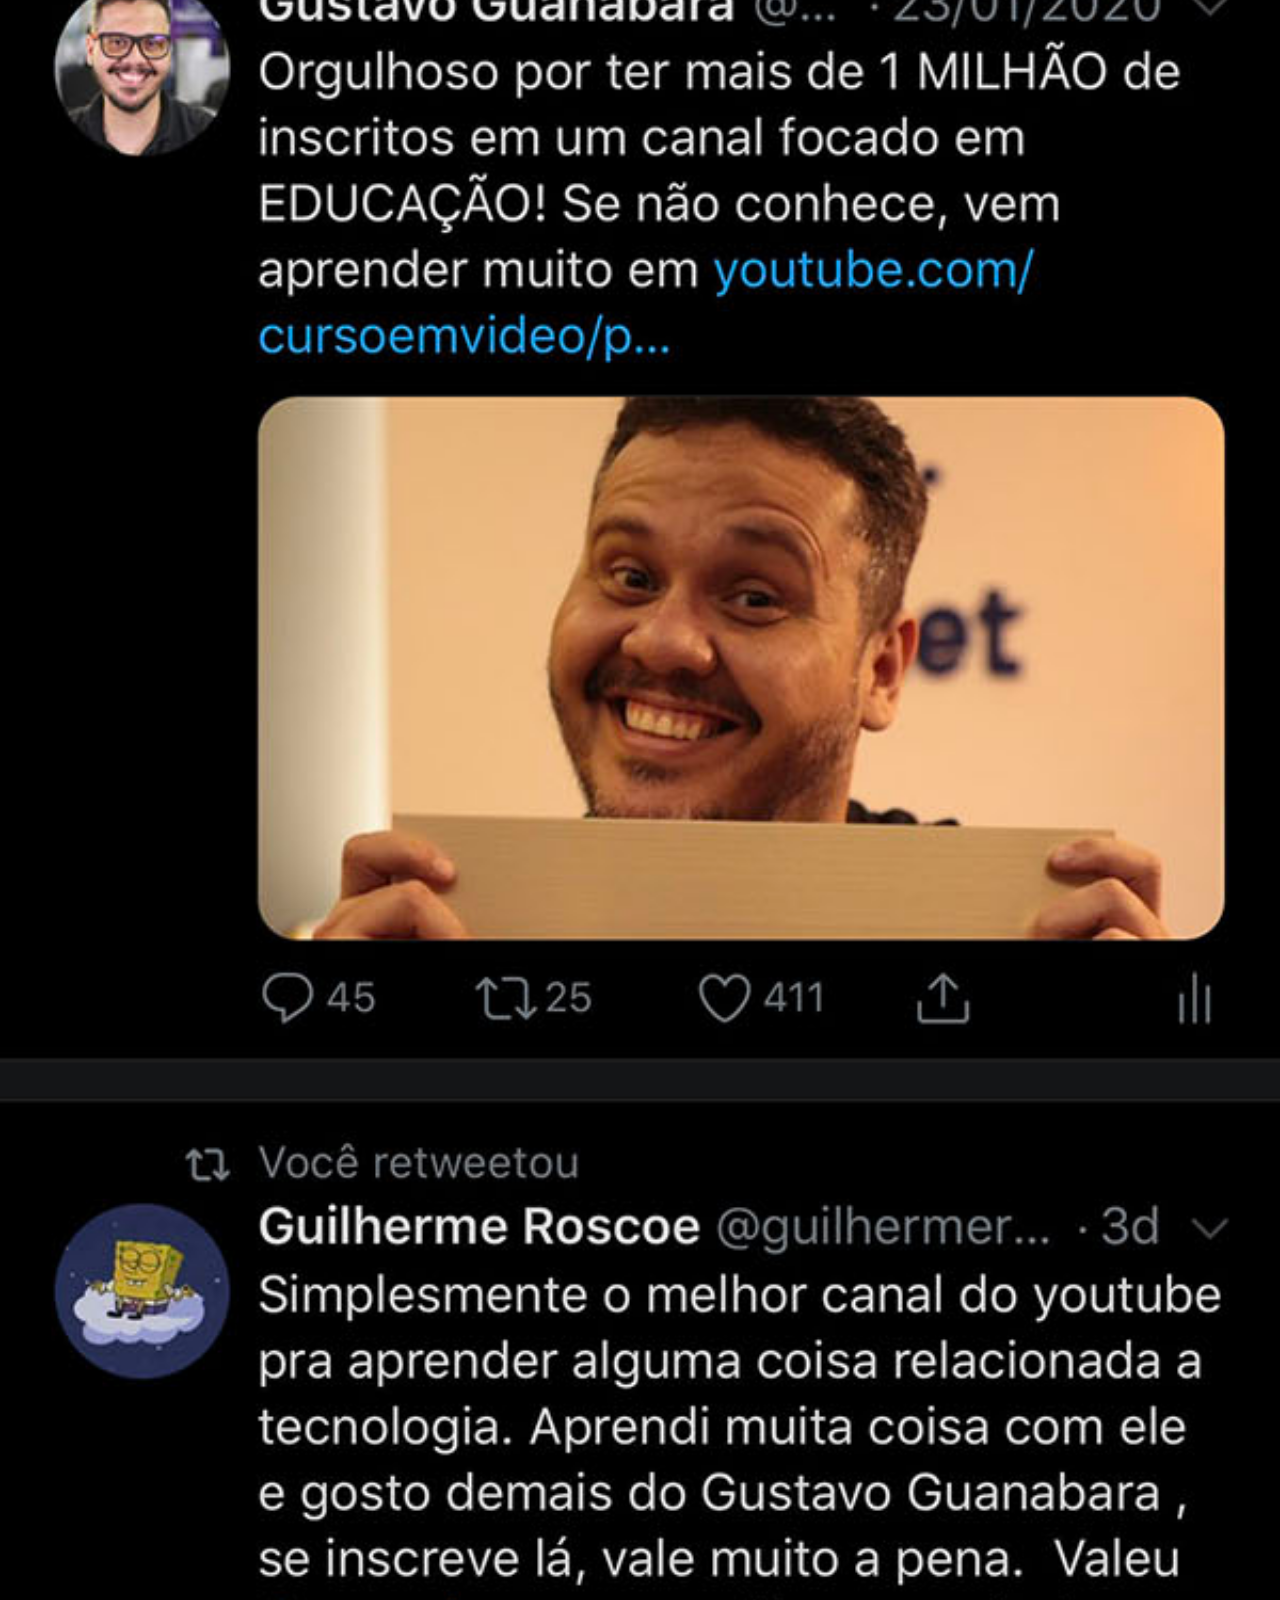
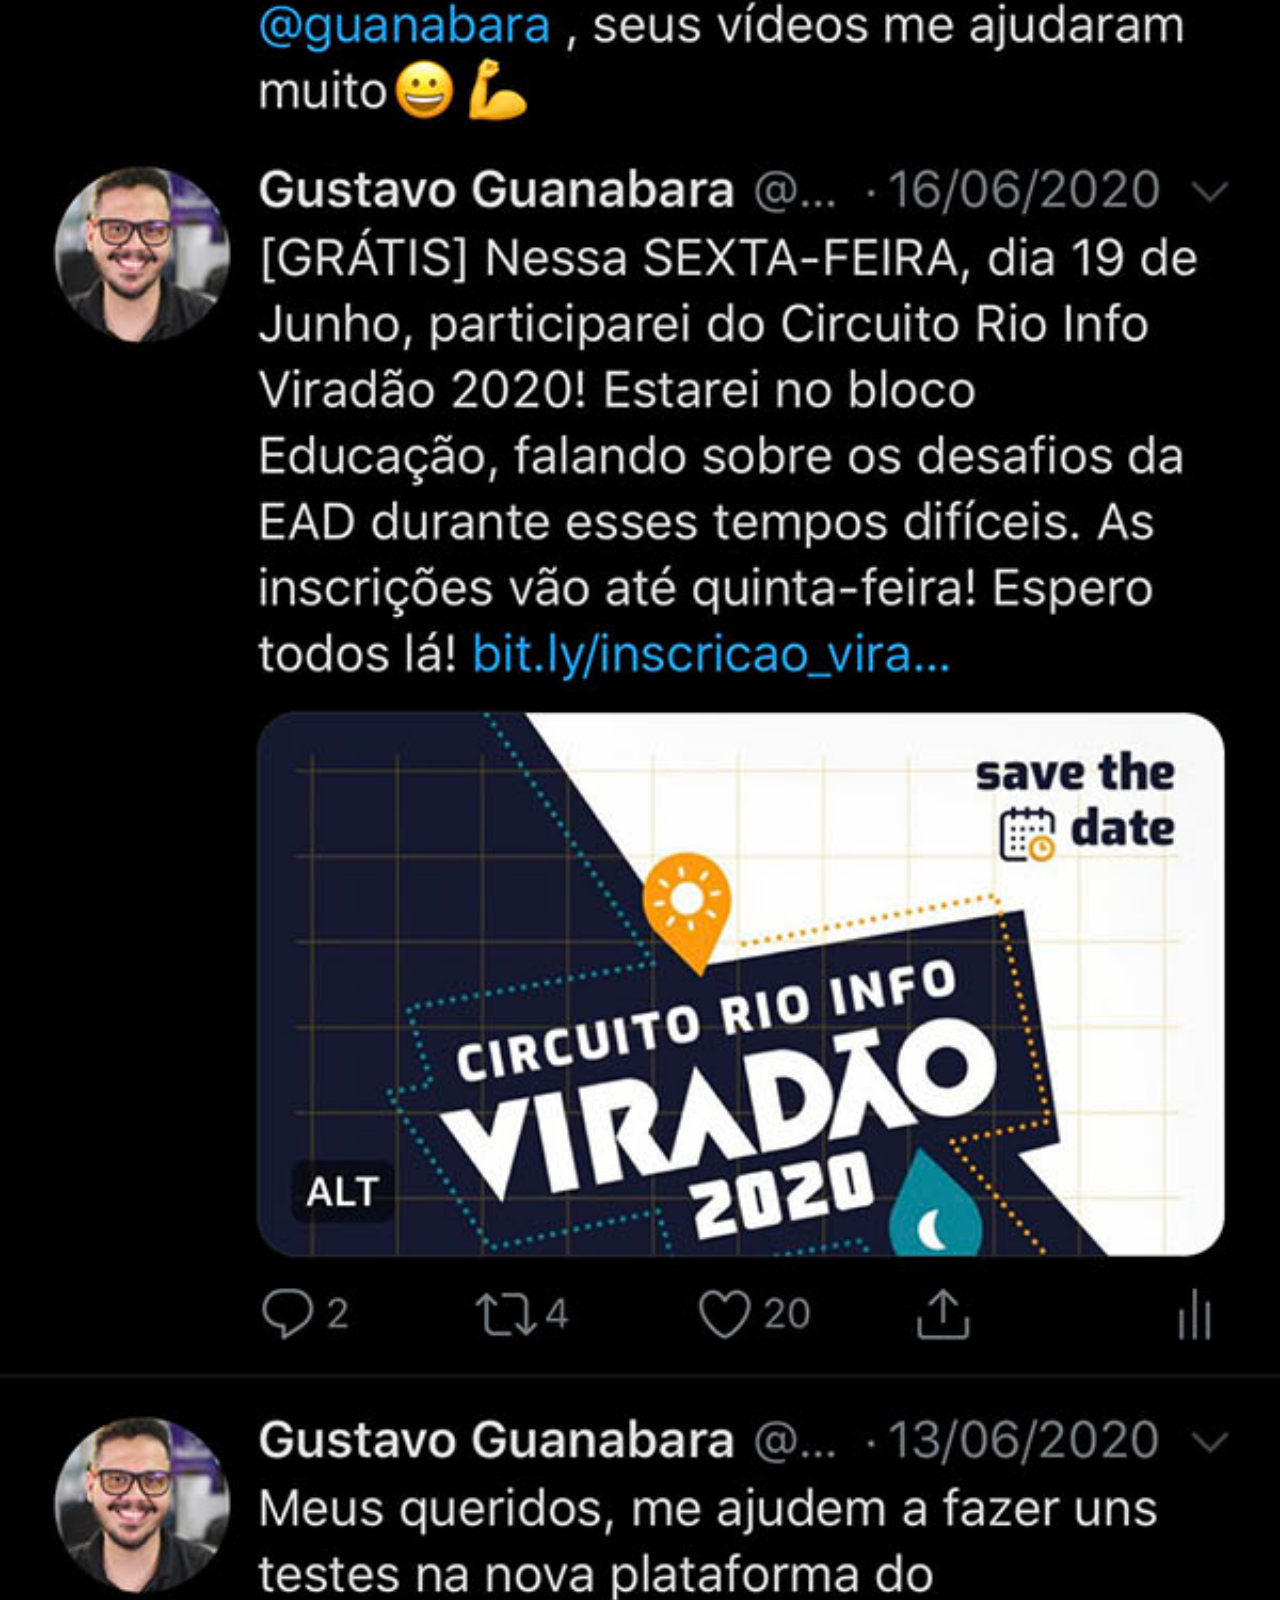
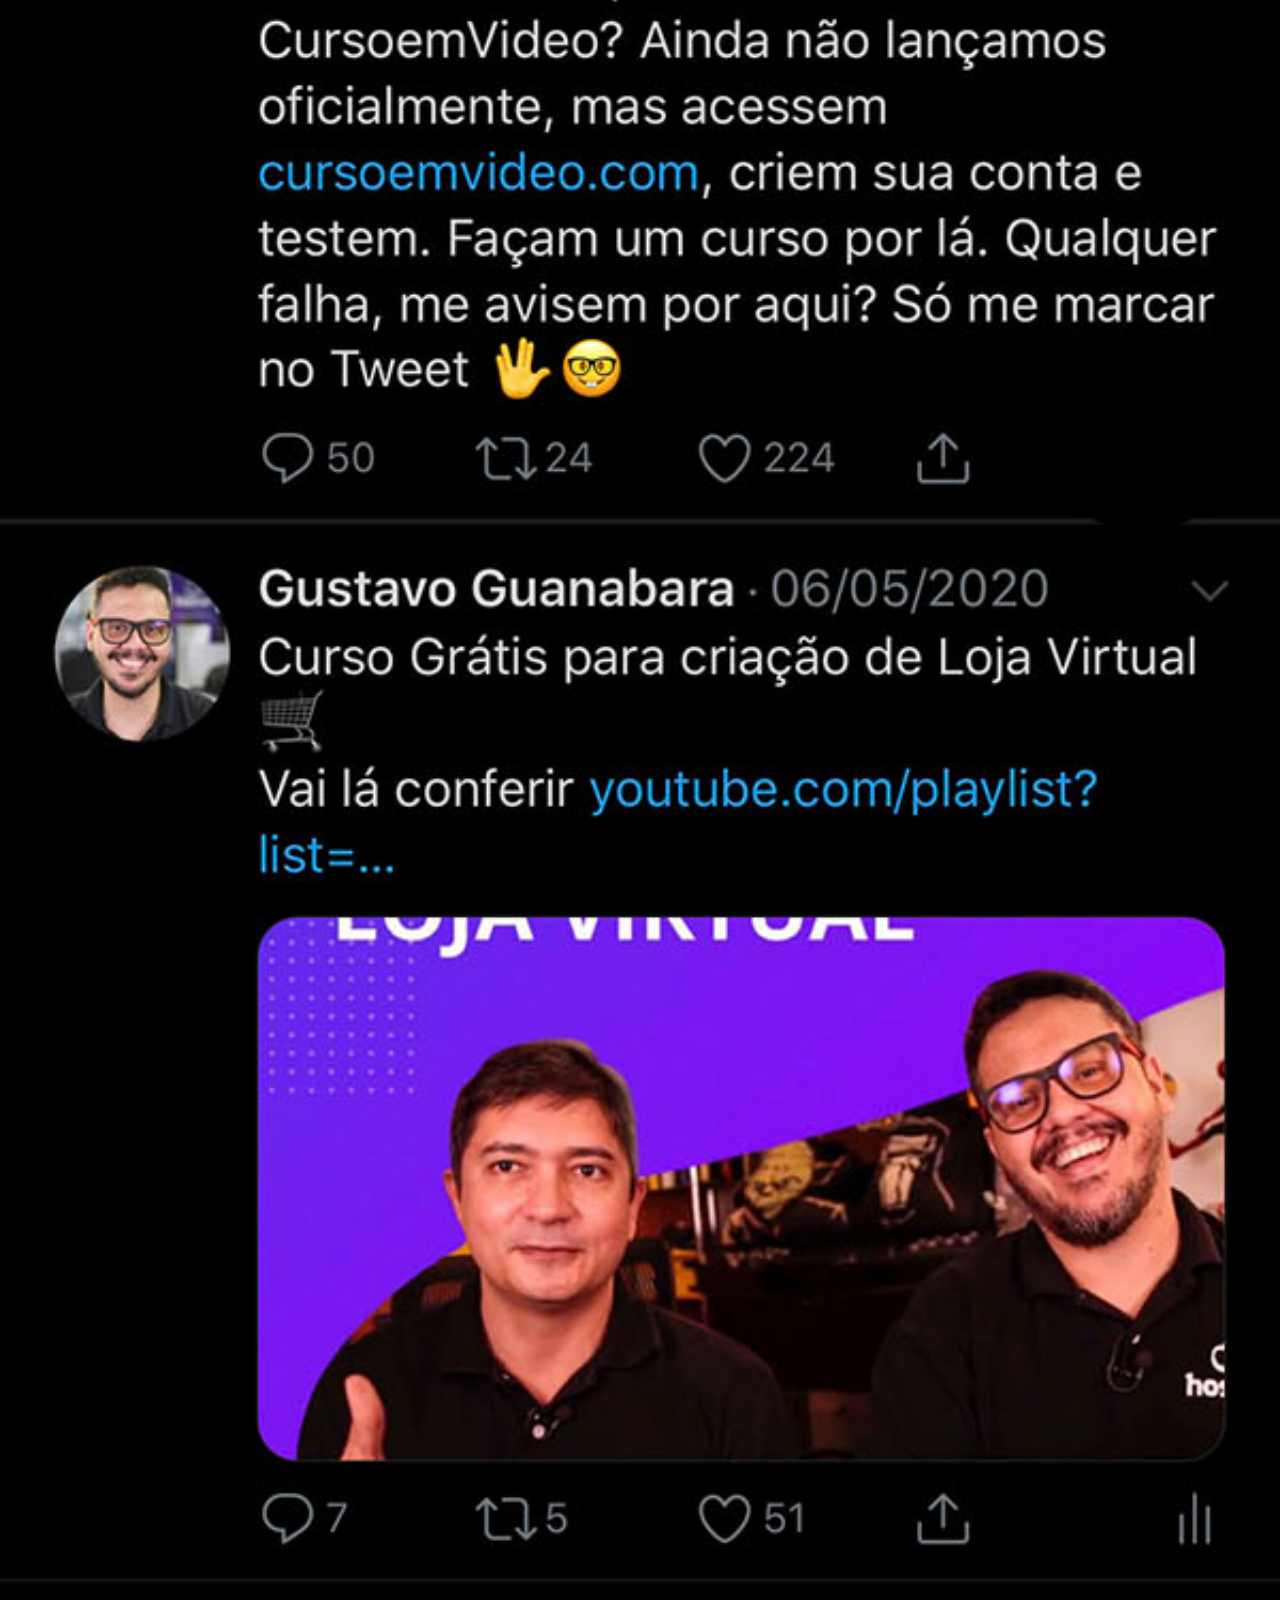
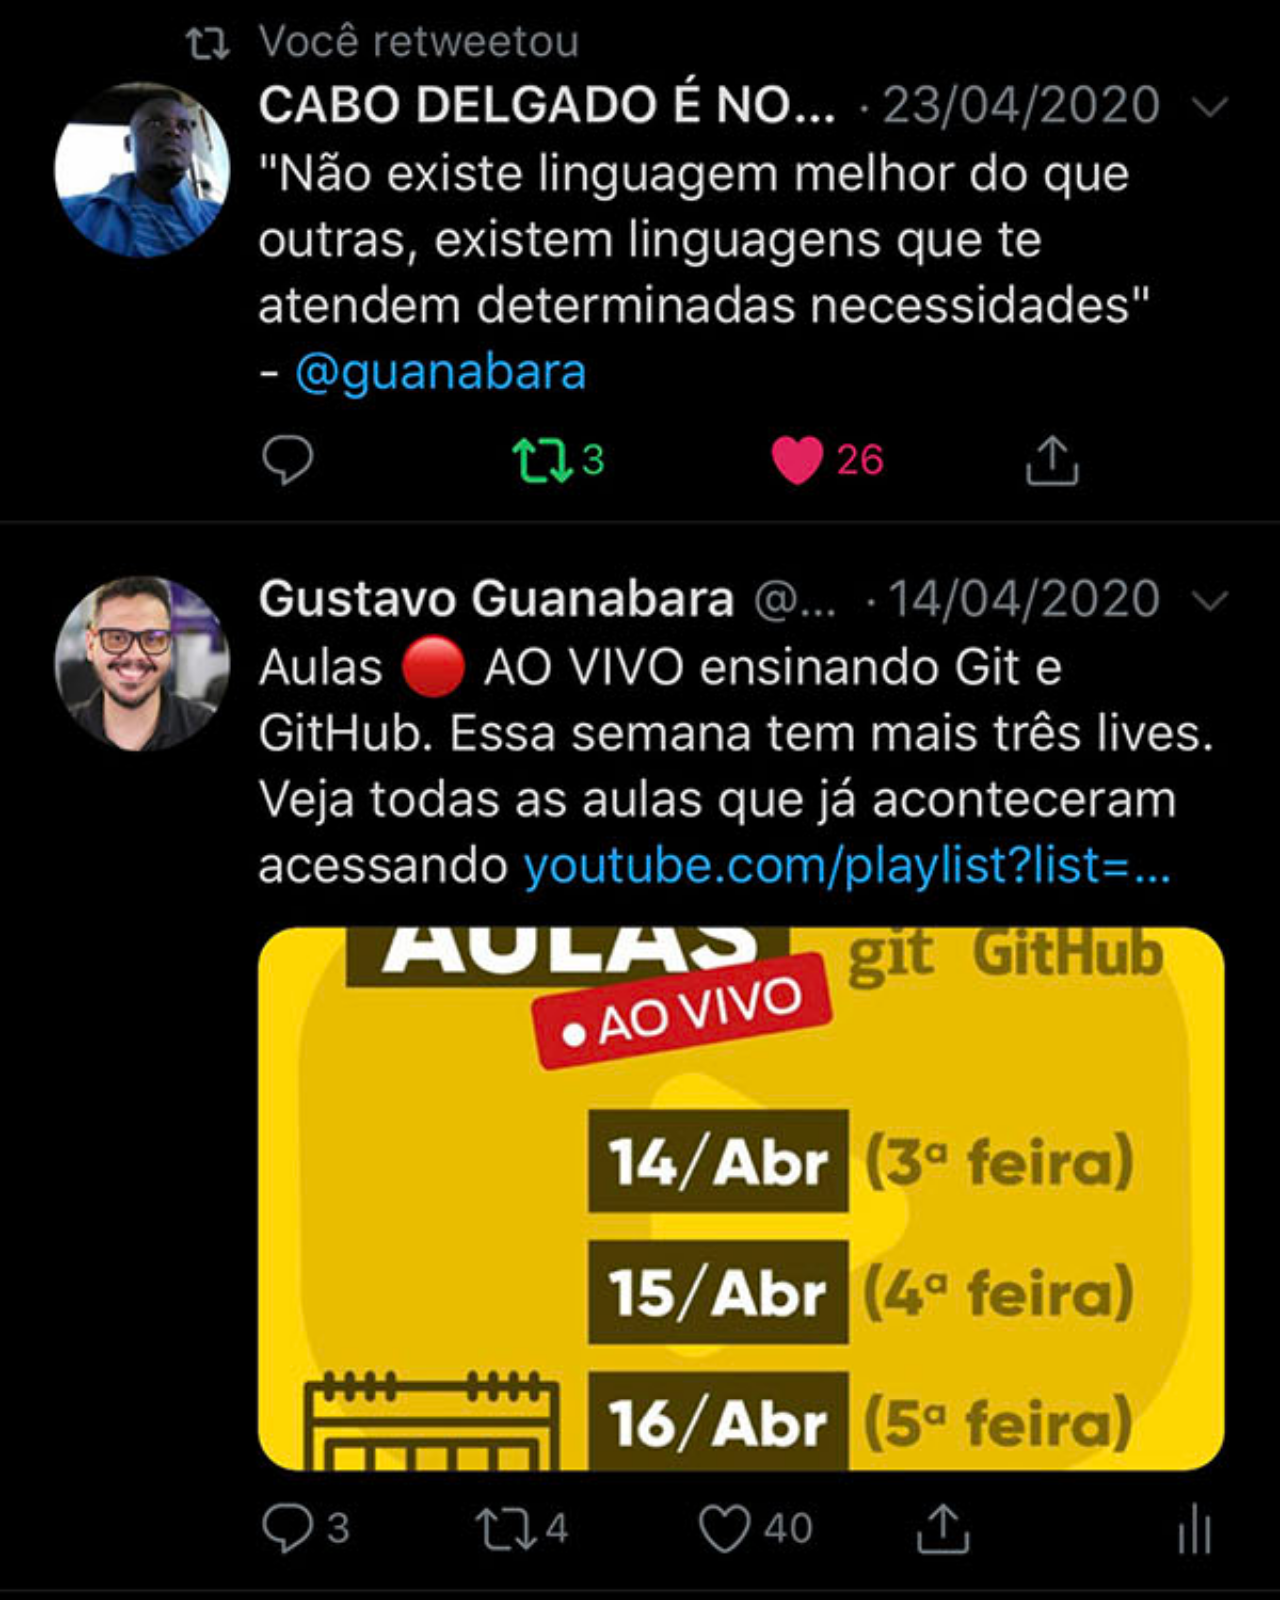
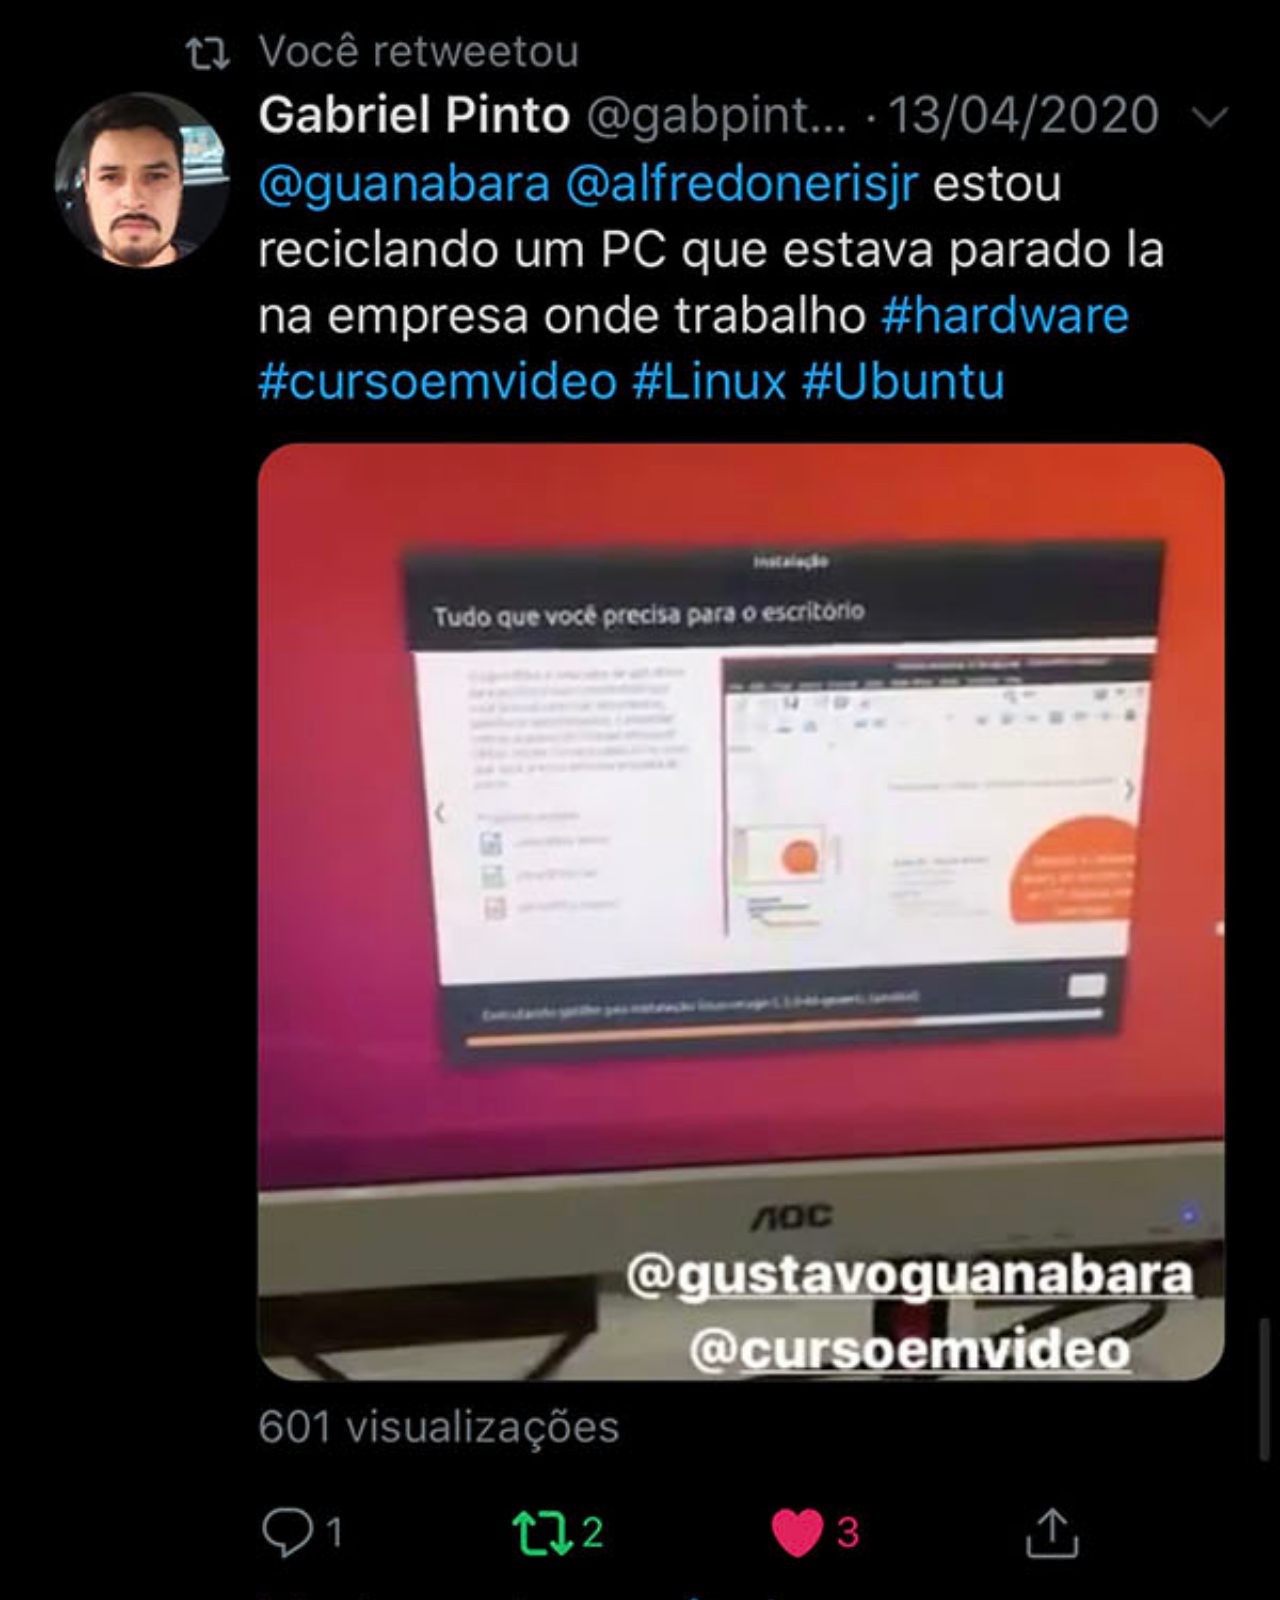
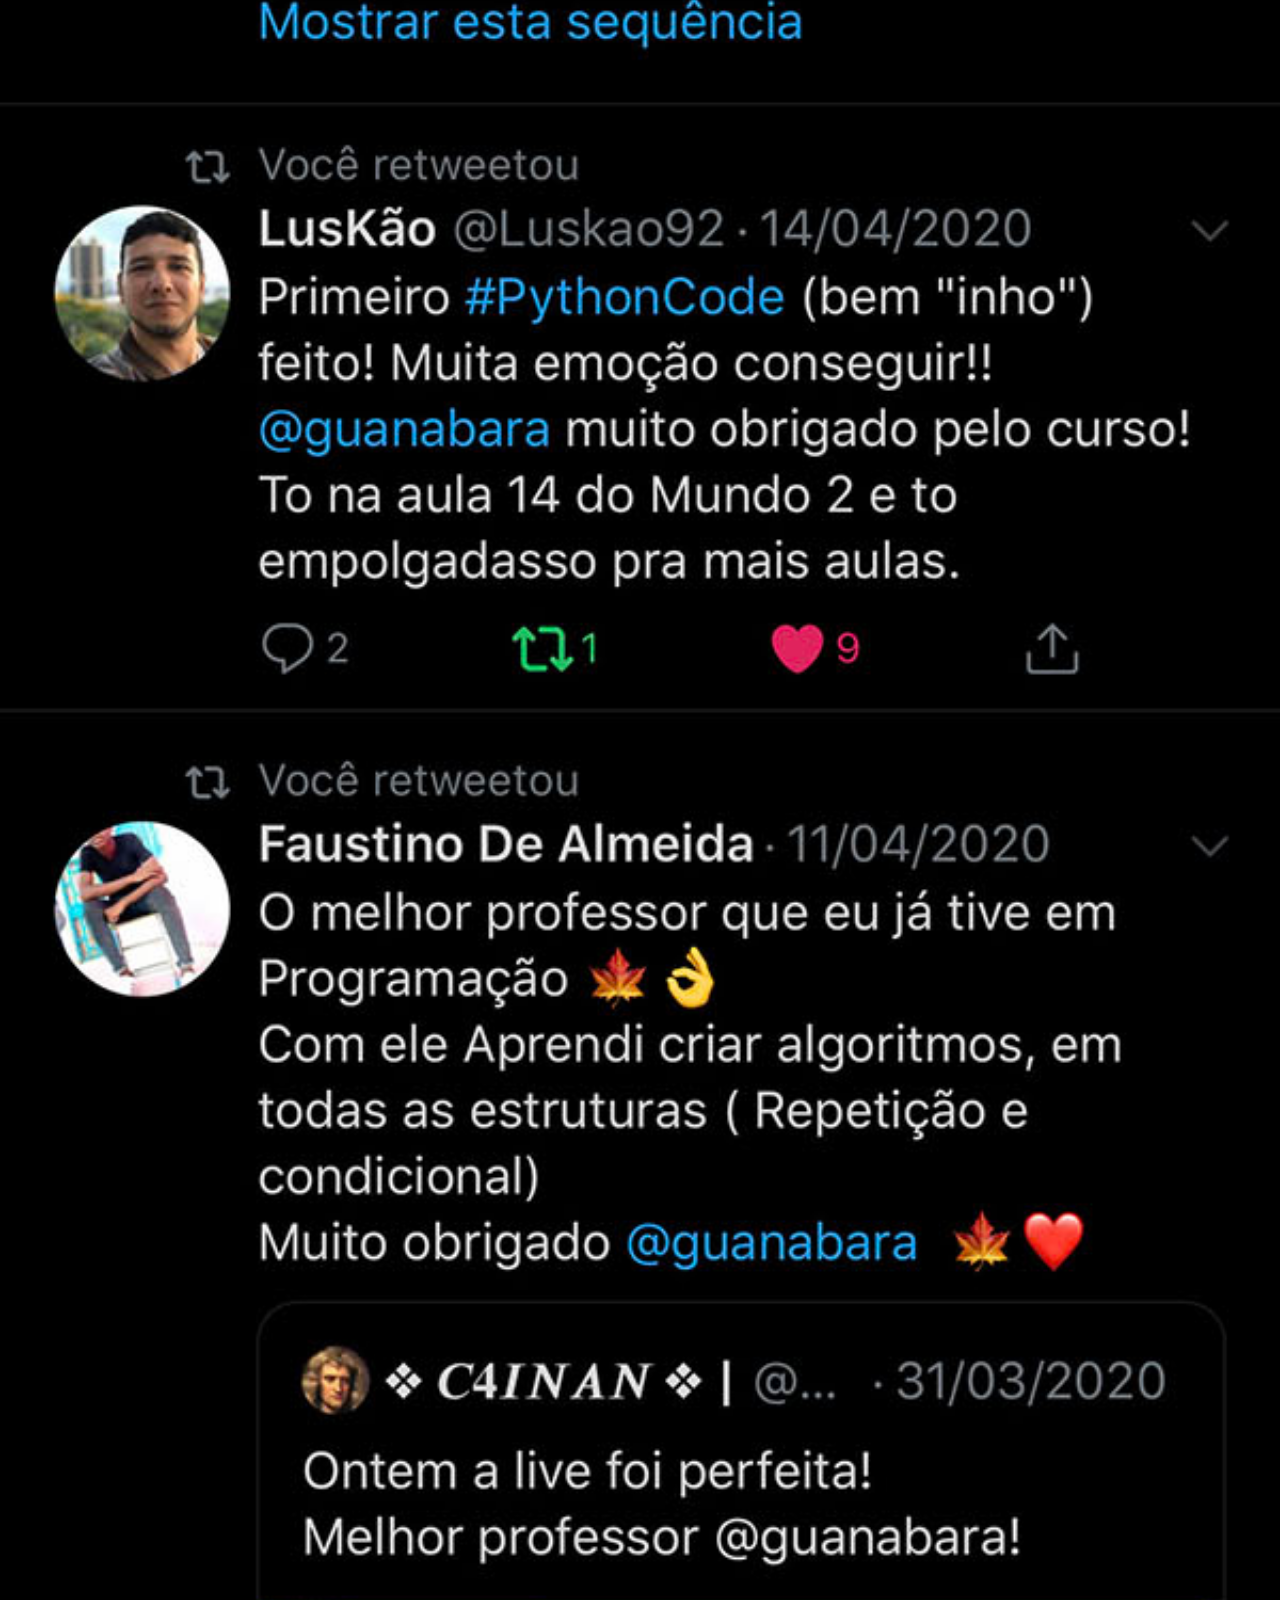
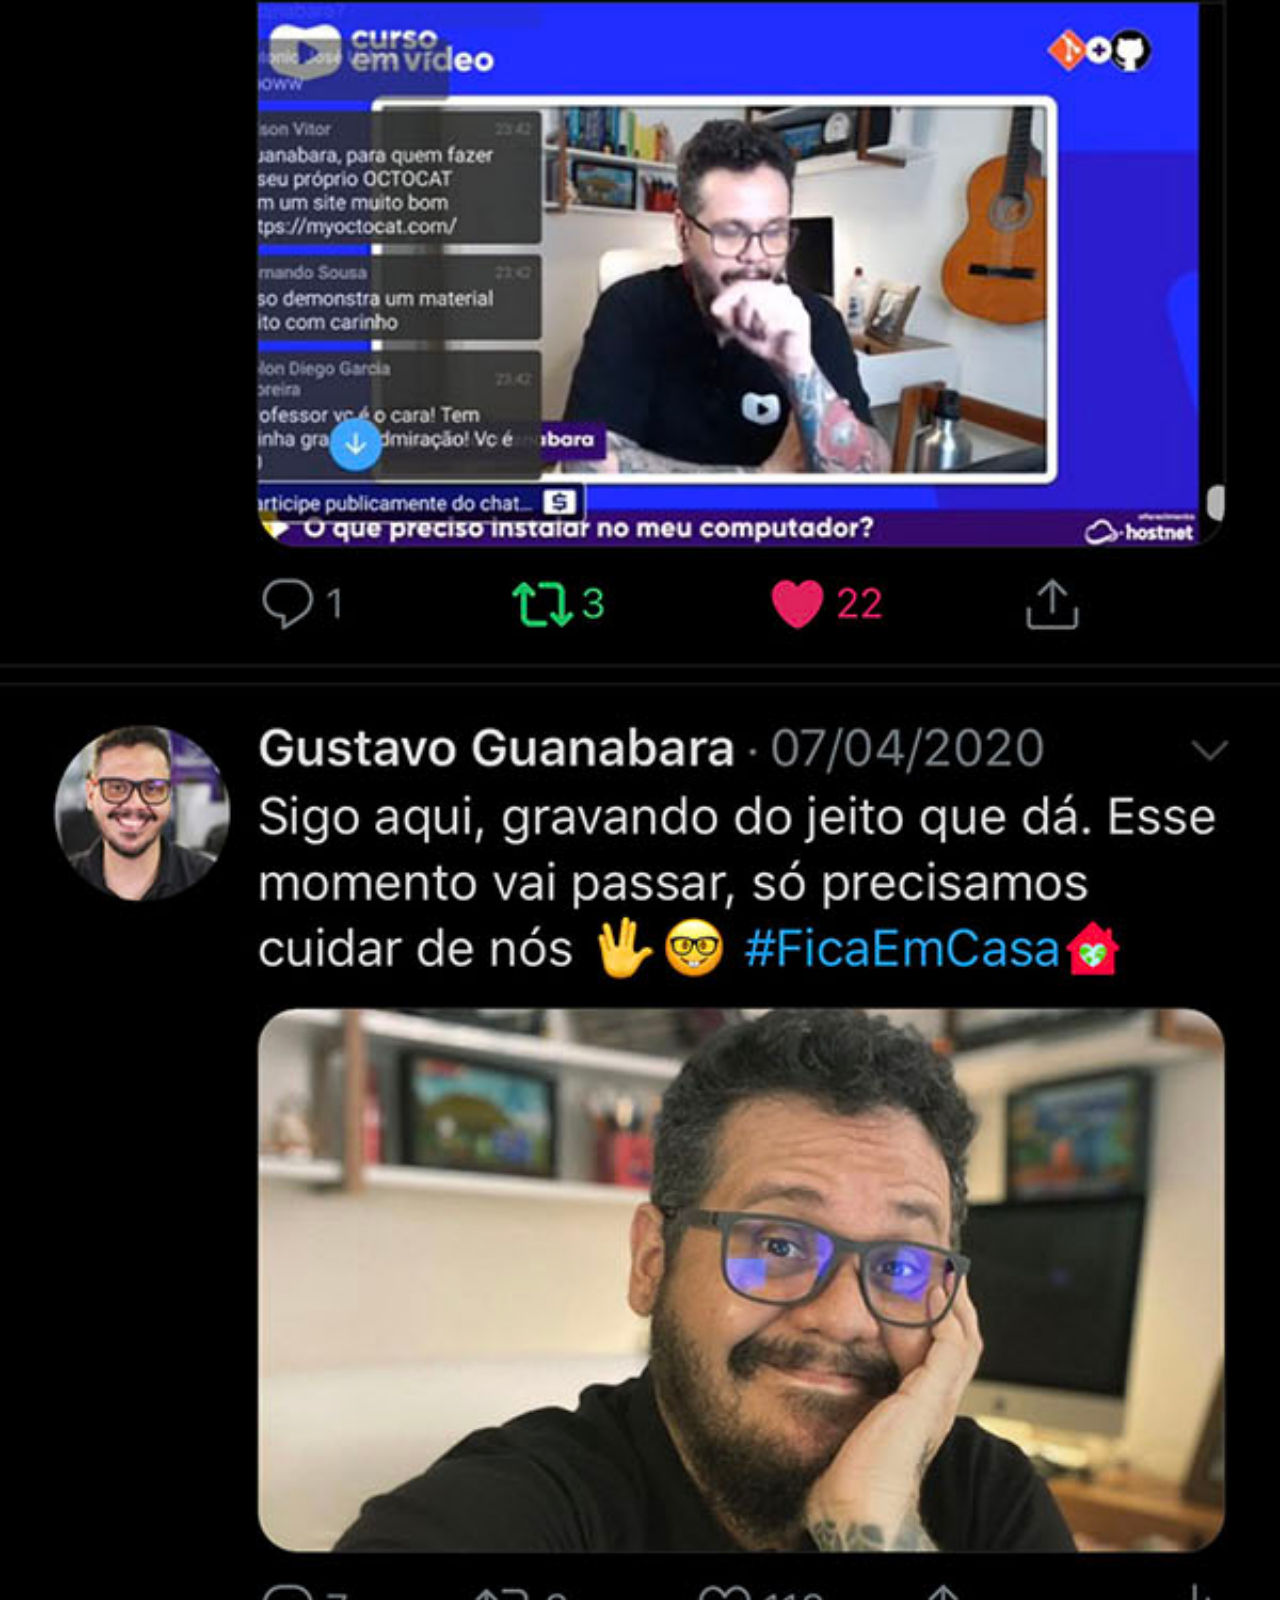
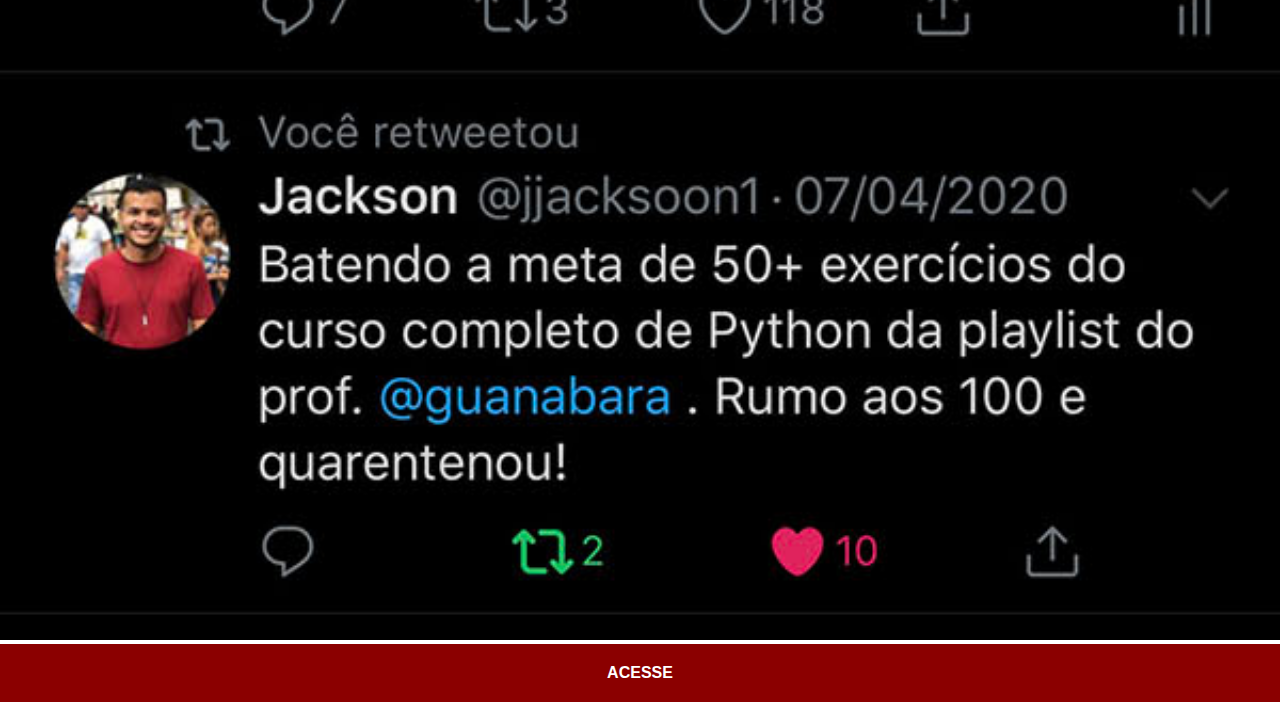
<file: twitter.html>
<!DOCTYPE html>
<html lang="pt-br">
<head>
    <meta charset="UTF-8">
    <meta name="viewport" content="width=device-width, initial-scale=1.0">
    <title>twitter</title>
    <link rel="stylesheet" href="estilos/social.css">
</head>
<body>
    <img src="imagens/tela-twitter.jpg" alt="twitter">
    <a href="https://twitter.com" target="_blank">ACESSE</a>
</body>
</html>
</file>
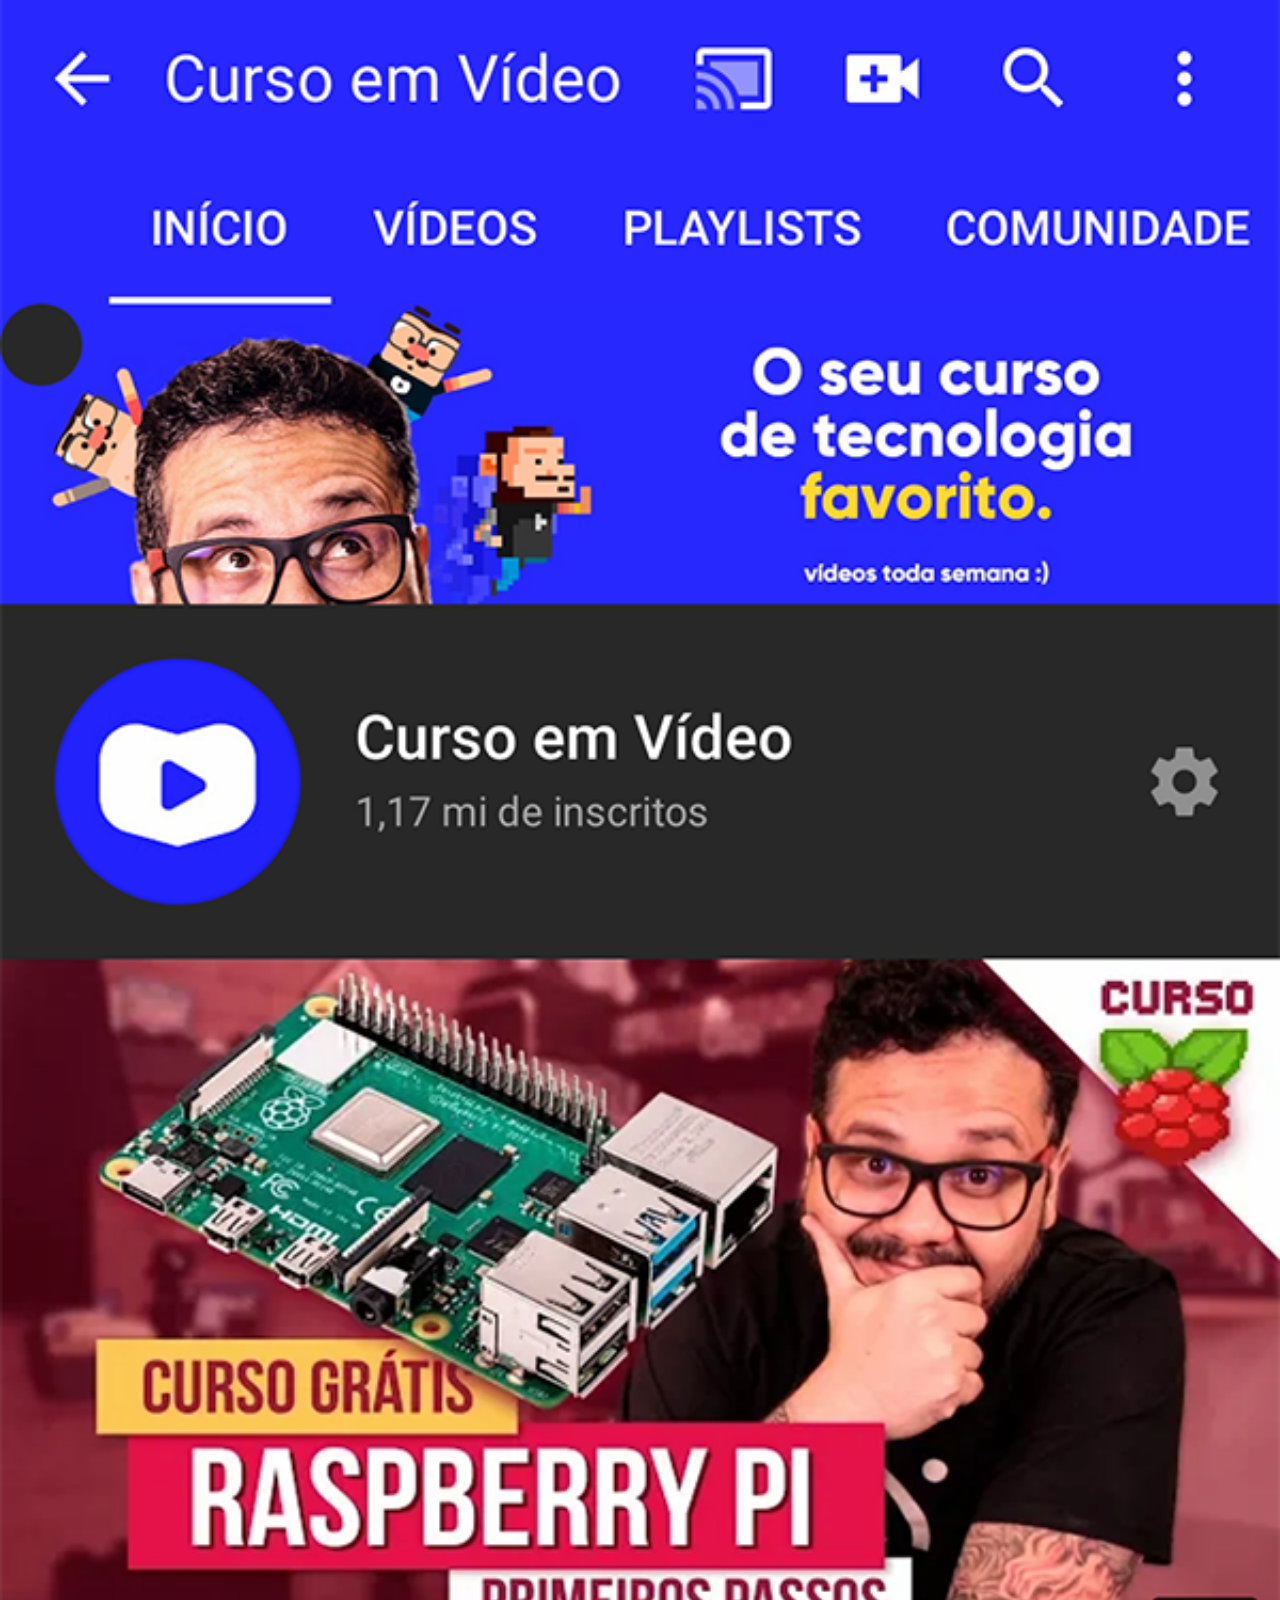
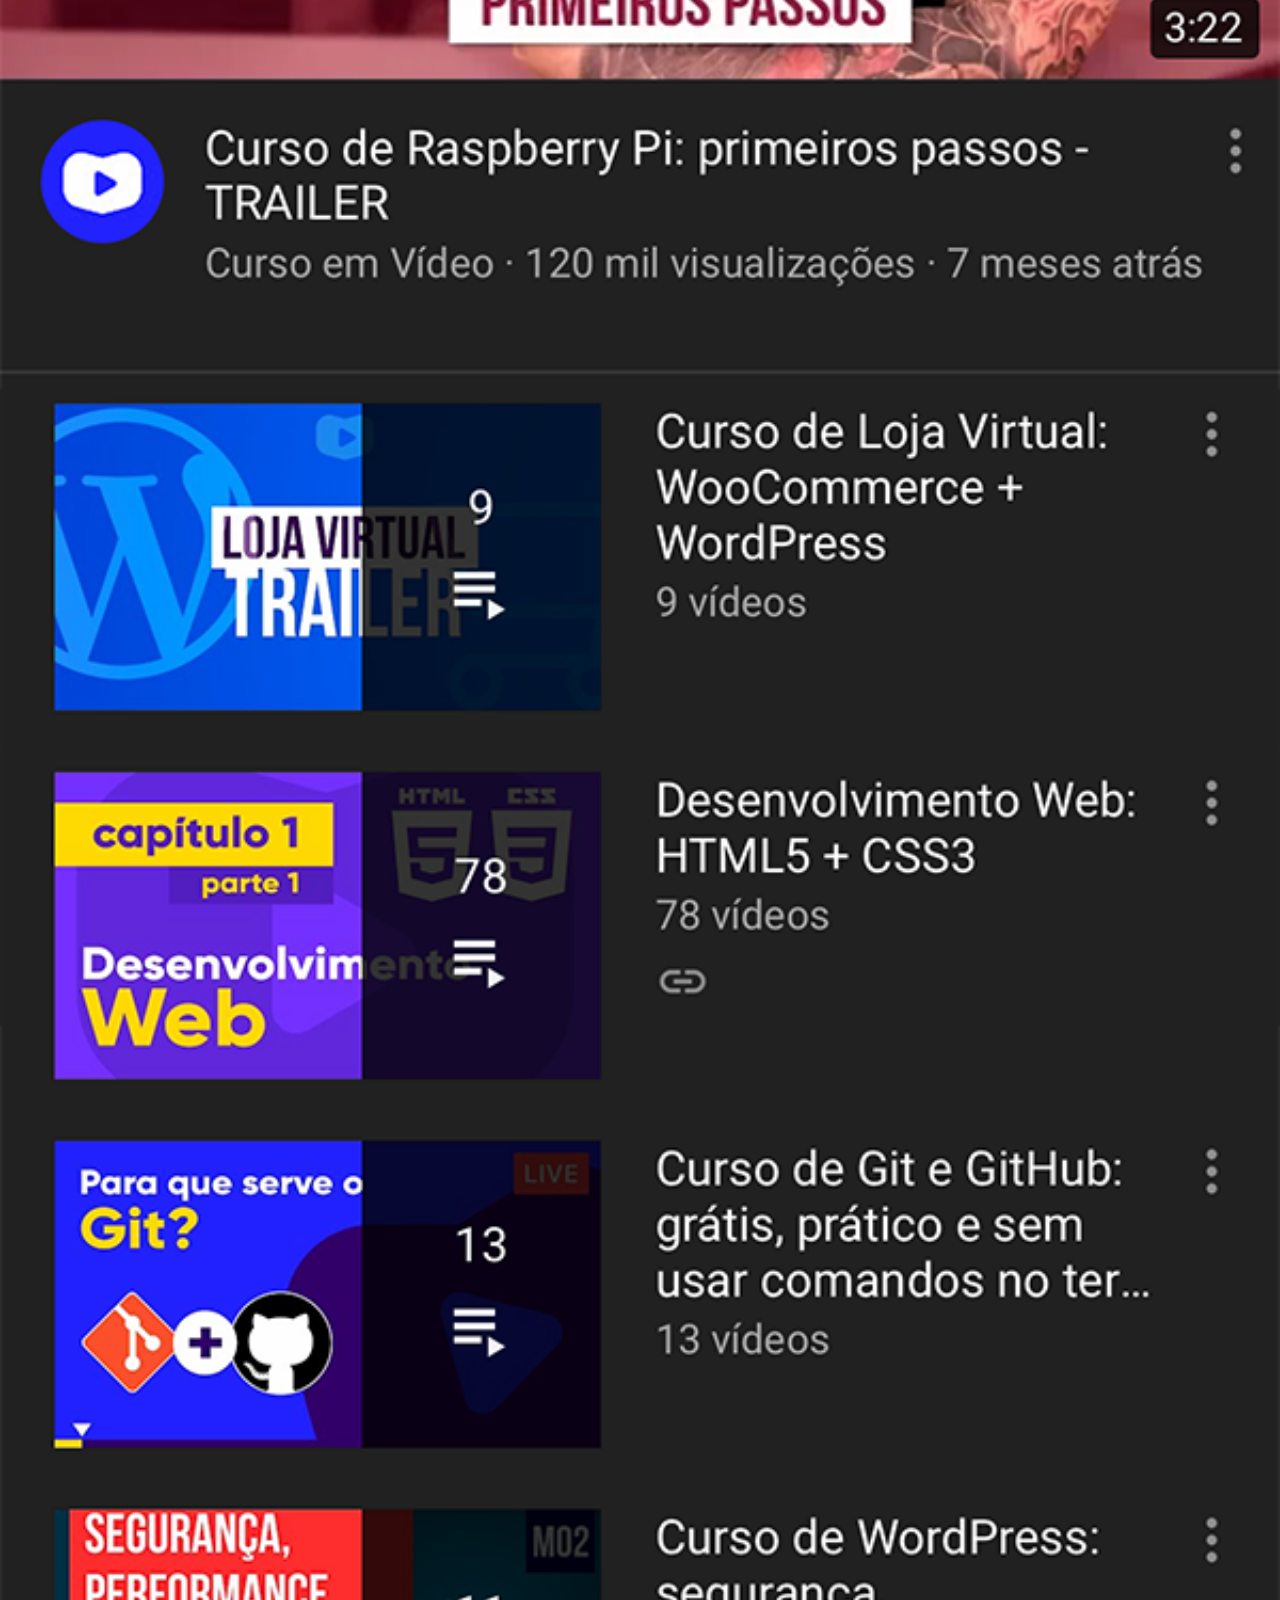
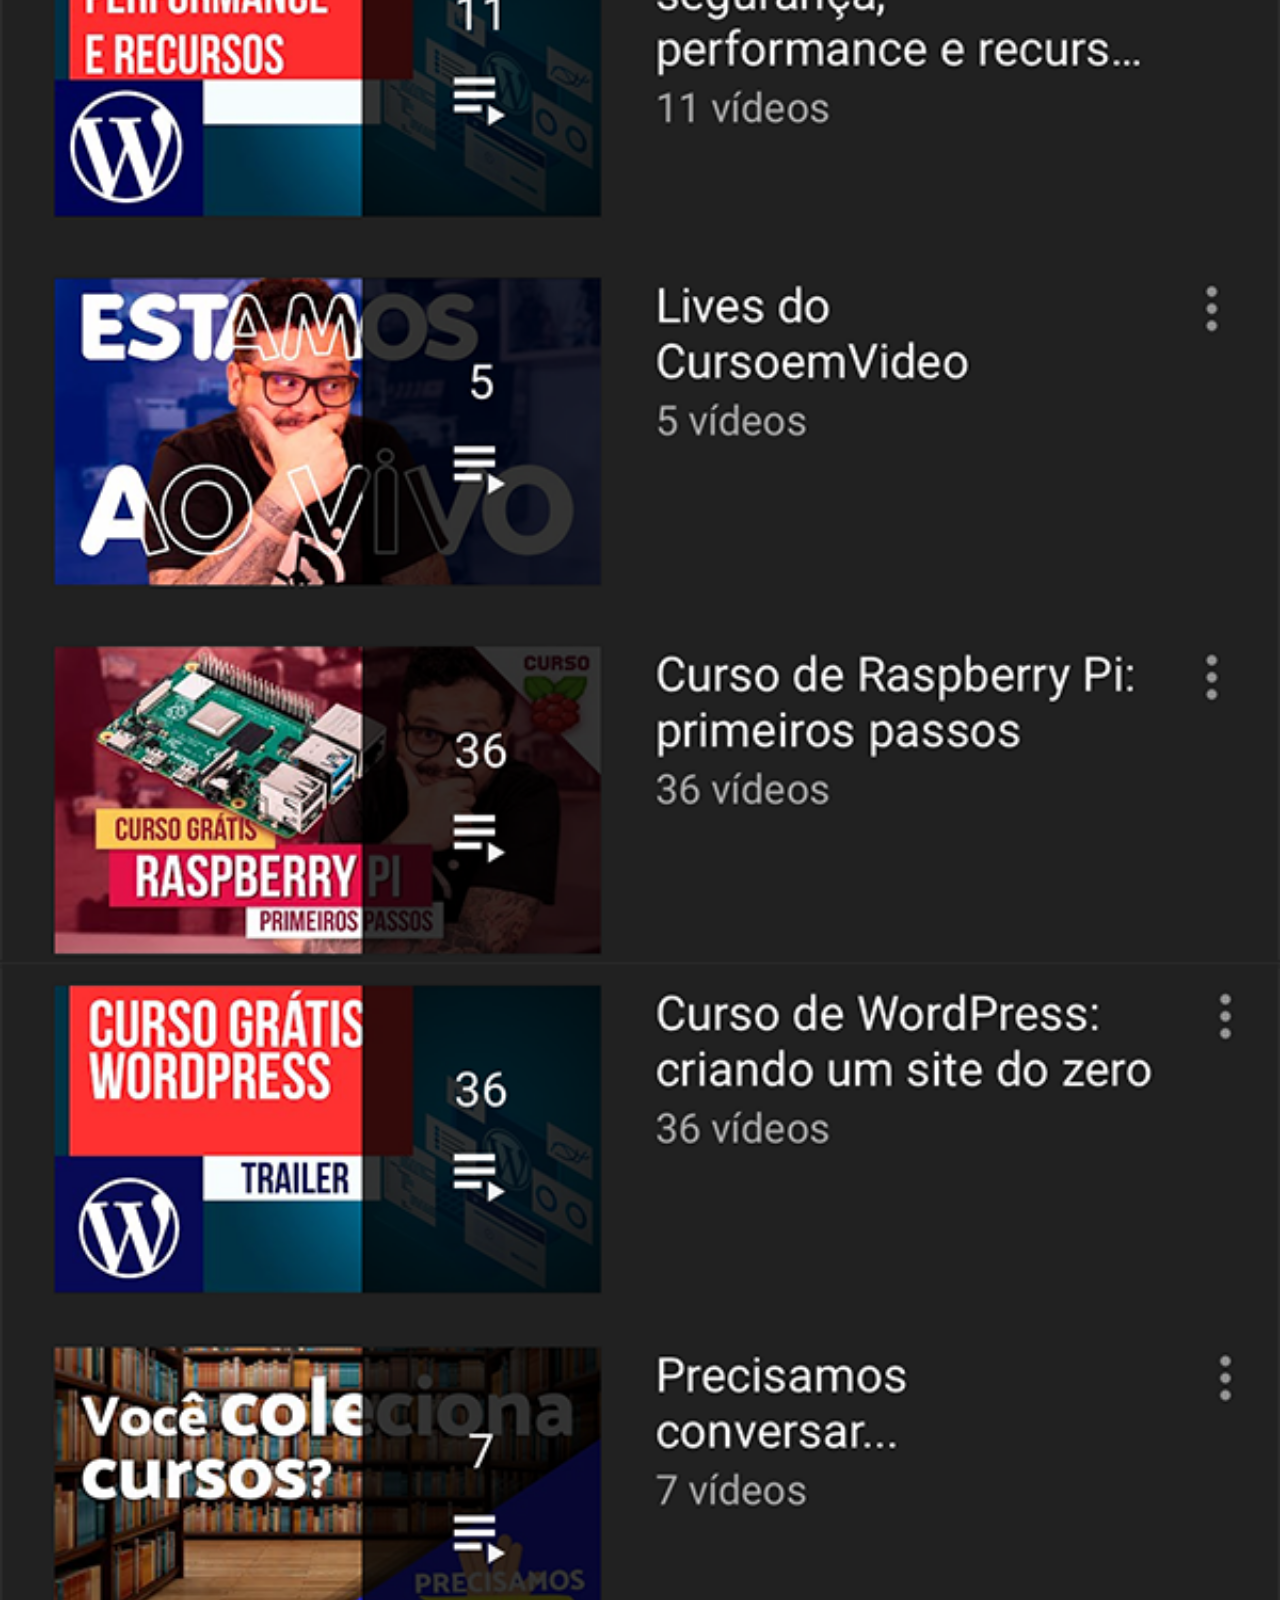
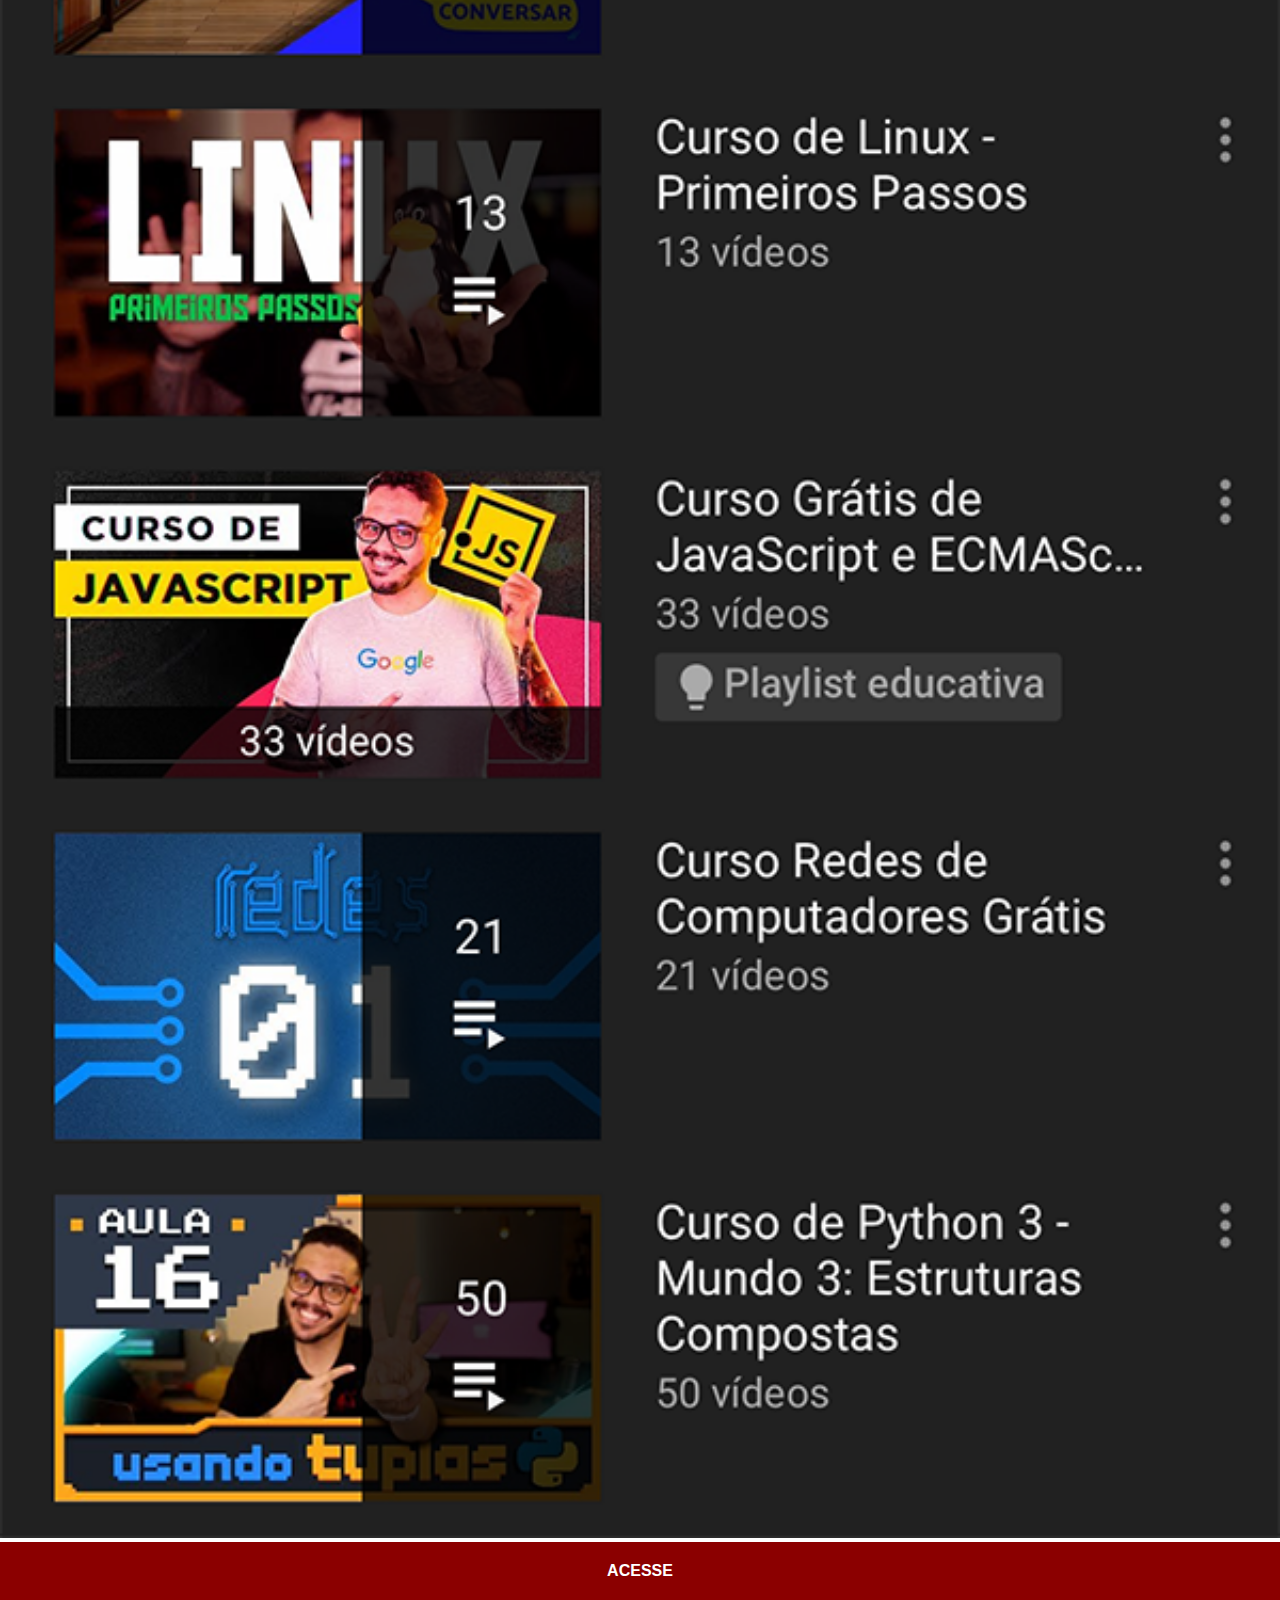
<file: youtube.html>
<!DOCTYPE html>
<html lang="pt-br">
<head>
    <meta charset="UTF-8">
    <meta name="viewport" content="width=device-width, initial-scale=1.0">
    <title>youtube</title>
    <link rel="stylesheet" href="estilos/social.css">
</head>
<body>
    <img src="imagens/tela-youtube.png" alt="youtube">
    <a href="https://www.youtube.com/user/cursoemvideo/playlists" target="_blank">ACESSE</a>
</body>
</html>
</file>
<file: estilos/style.css>
@charset "UTF-8";
* {
    margin: 0px;
    padding: 0px;
    font-family: Arial, Helvetica, sans-serif;
}

html, body {
    height: 100vh;
    width: 100vw;
    background-color: black;
}

body {
    background: url('../imagens/fundo-madeira.jpg') no-repeat top center;
    background-size: cover;
    background-attachment: fixed;
}

main {
    position: relative;
    height: 100vh;
}

section#telefone {
    position: absolute;
    top: 50%;
    left: 50%;
    transform: translate(-50%, -50%);

    height: 627px;
    width: 311px;
    background: url('../imagens/frame-iphone.png') no-repeat;
}

iframe#tela {
    position: relative;
    top: 80px;
    left: 22px;
    width: 267px;
    height: 471px;
}

section#redes-sociais {
    text-align: right;
}
section#redes-sociais img {
    width: 50px;
    margin: 10px;
    border-radius: 50%;
    box-shadow: 2px 2px 5px rgba(0, 0, 0, 0.400);
    box-sizing: border-box; /* incorpora a linha da borda na imagem*/
}

section#redes-sociais img:hover {
    border: 2px solid rgba(255, 255, 255, 0.637);
    transform: translate(-3px, -3px);
    box-shadow: 5px 5px 10px rgba(0, 0, 0, 0.623);
    transition: transform 0.3s, border 1s; /*trasmicao dos objevto com temporisador, podes apicar em varias funcoes*/
}


::-webkit-scrollbar { /*remove a rolagem y e x*/
    width: 0px;
    height: 0px;
}
</file>
<file: estilos/social.css>
@charset "UTF-8";

* {
    margin: 0px;
    padding: 0px;
    font-family: Arial, Helvetica, sans-serif;
}

::-webkit-scrollbar {
    width: 0px;
    height: 0px;
}

img {
    width: 100vw;
}

a {
    display: block;
    background-color: darkred;
    color: white;
    padding: 20px;
    text-align: center;
    font-weight: bolder;
    text-decoration: none;
}
a:hover {
    background-color: red;
}
</file>
